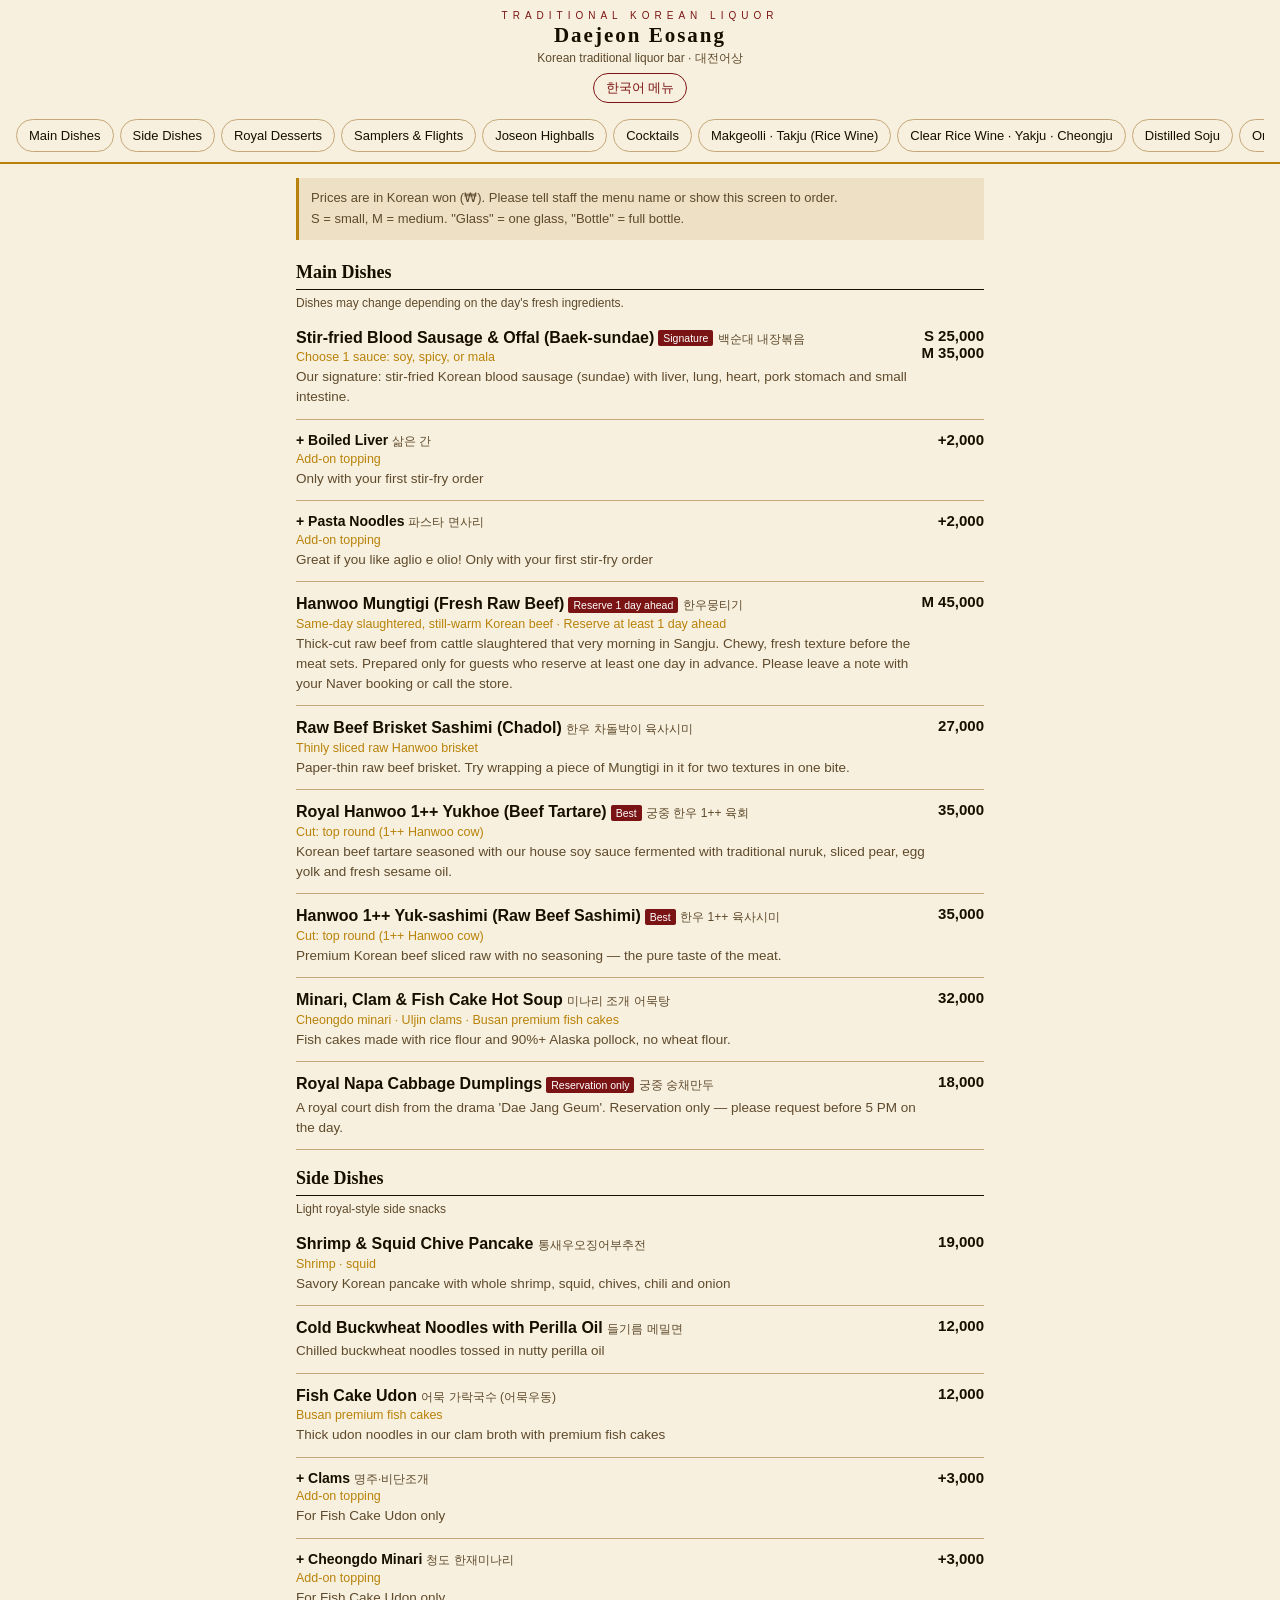
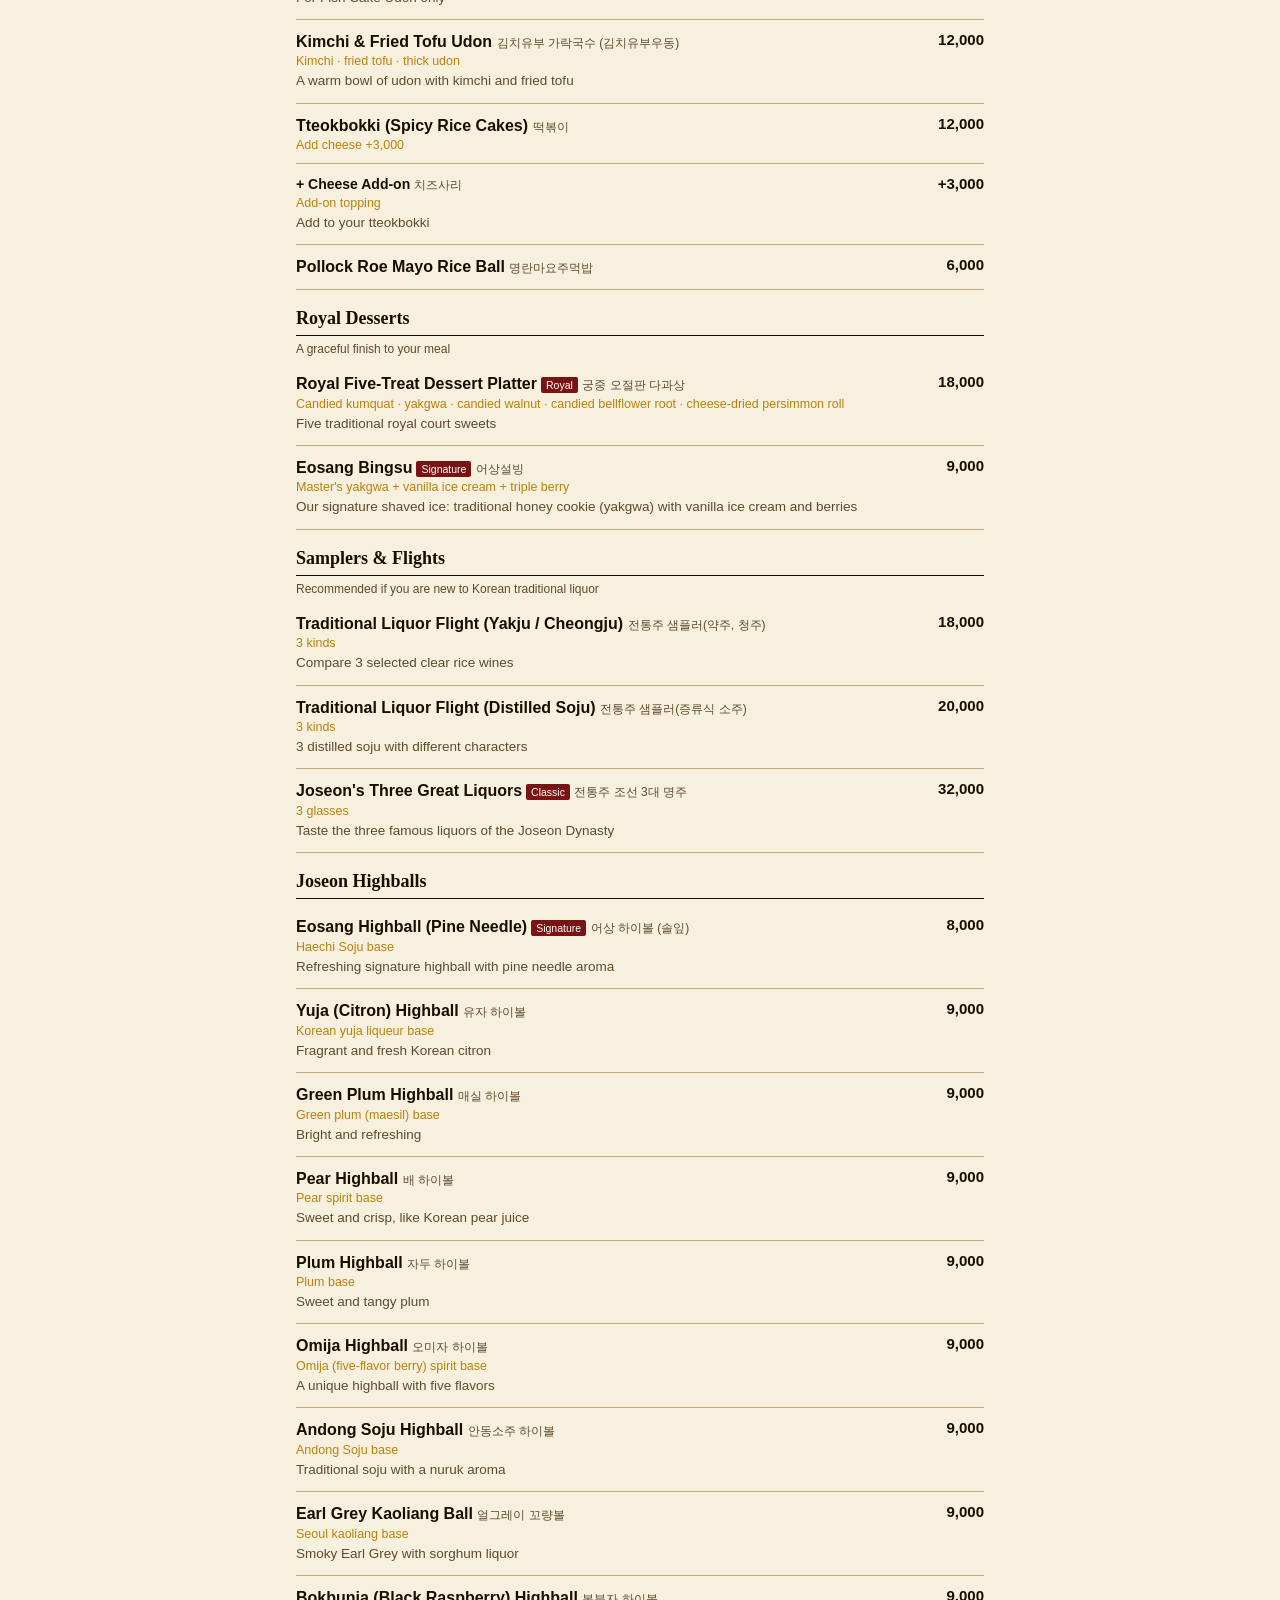
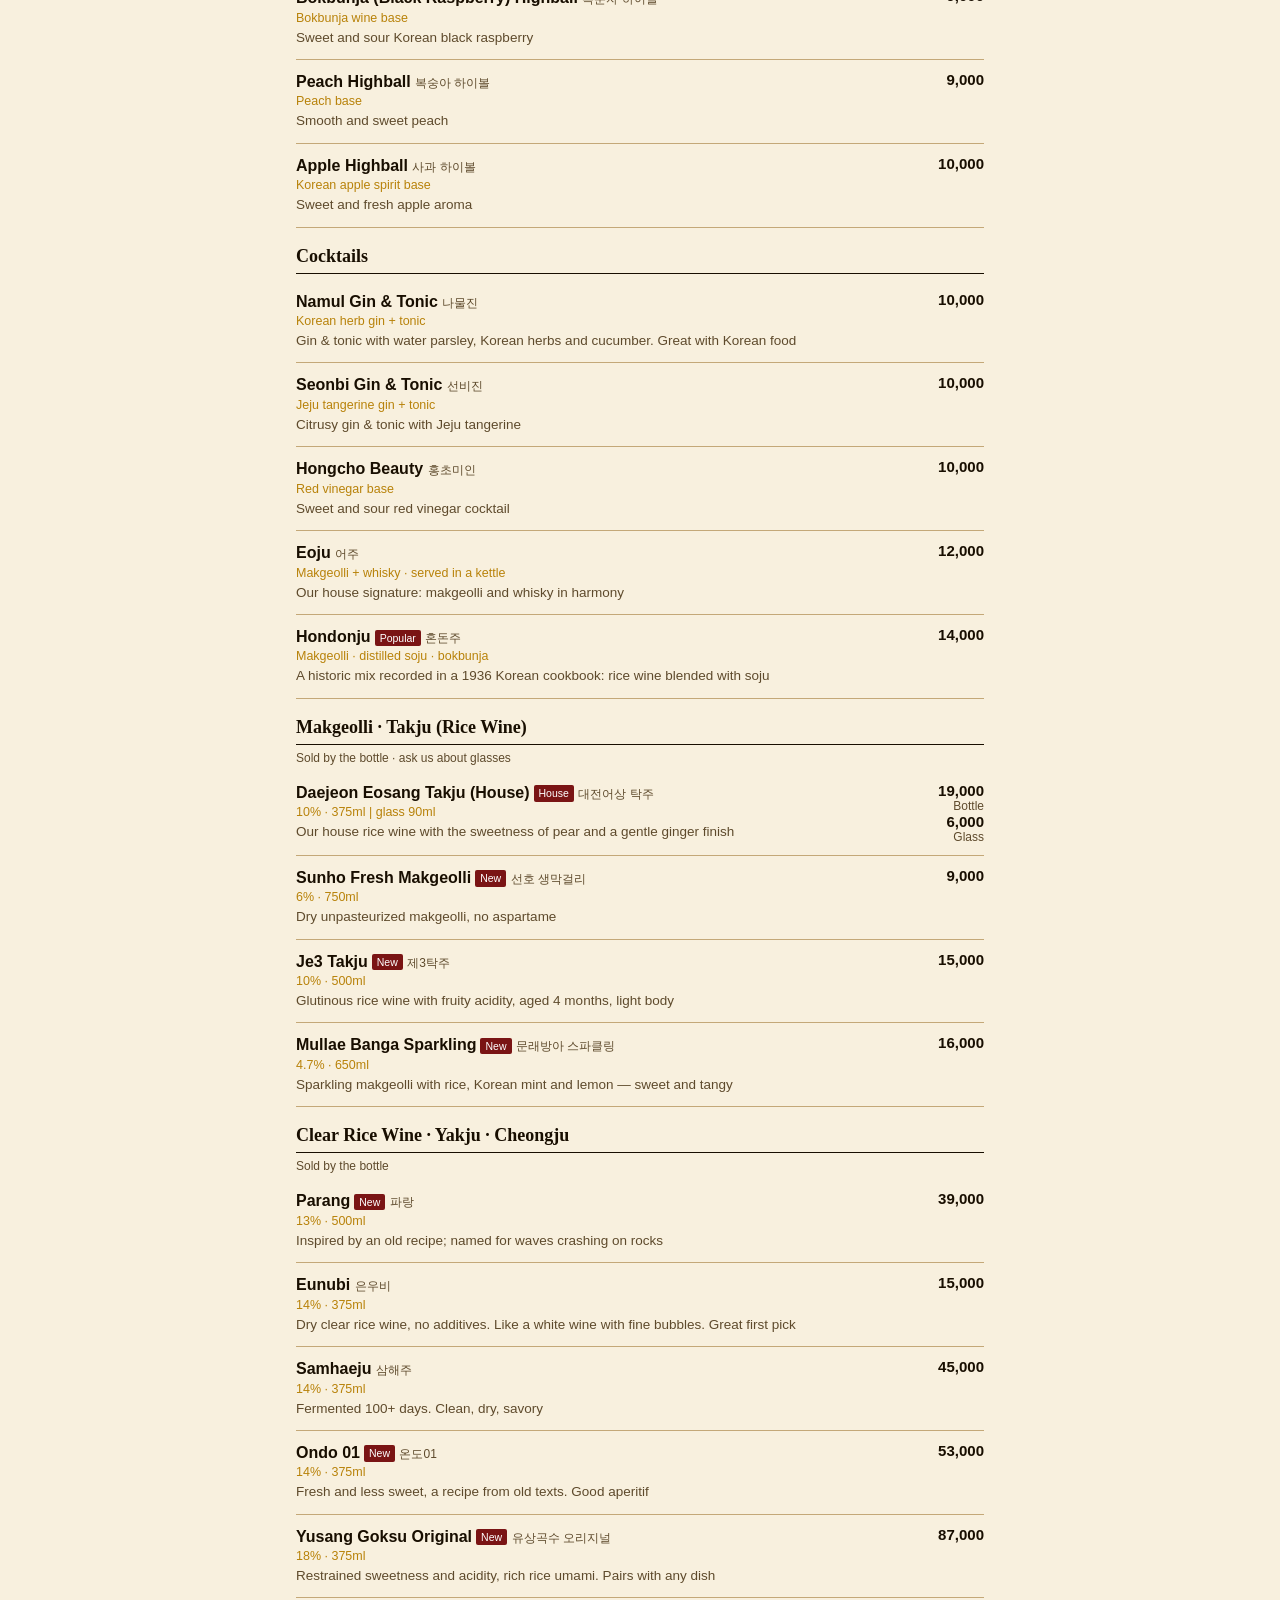
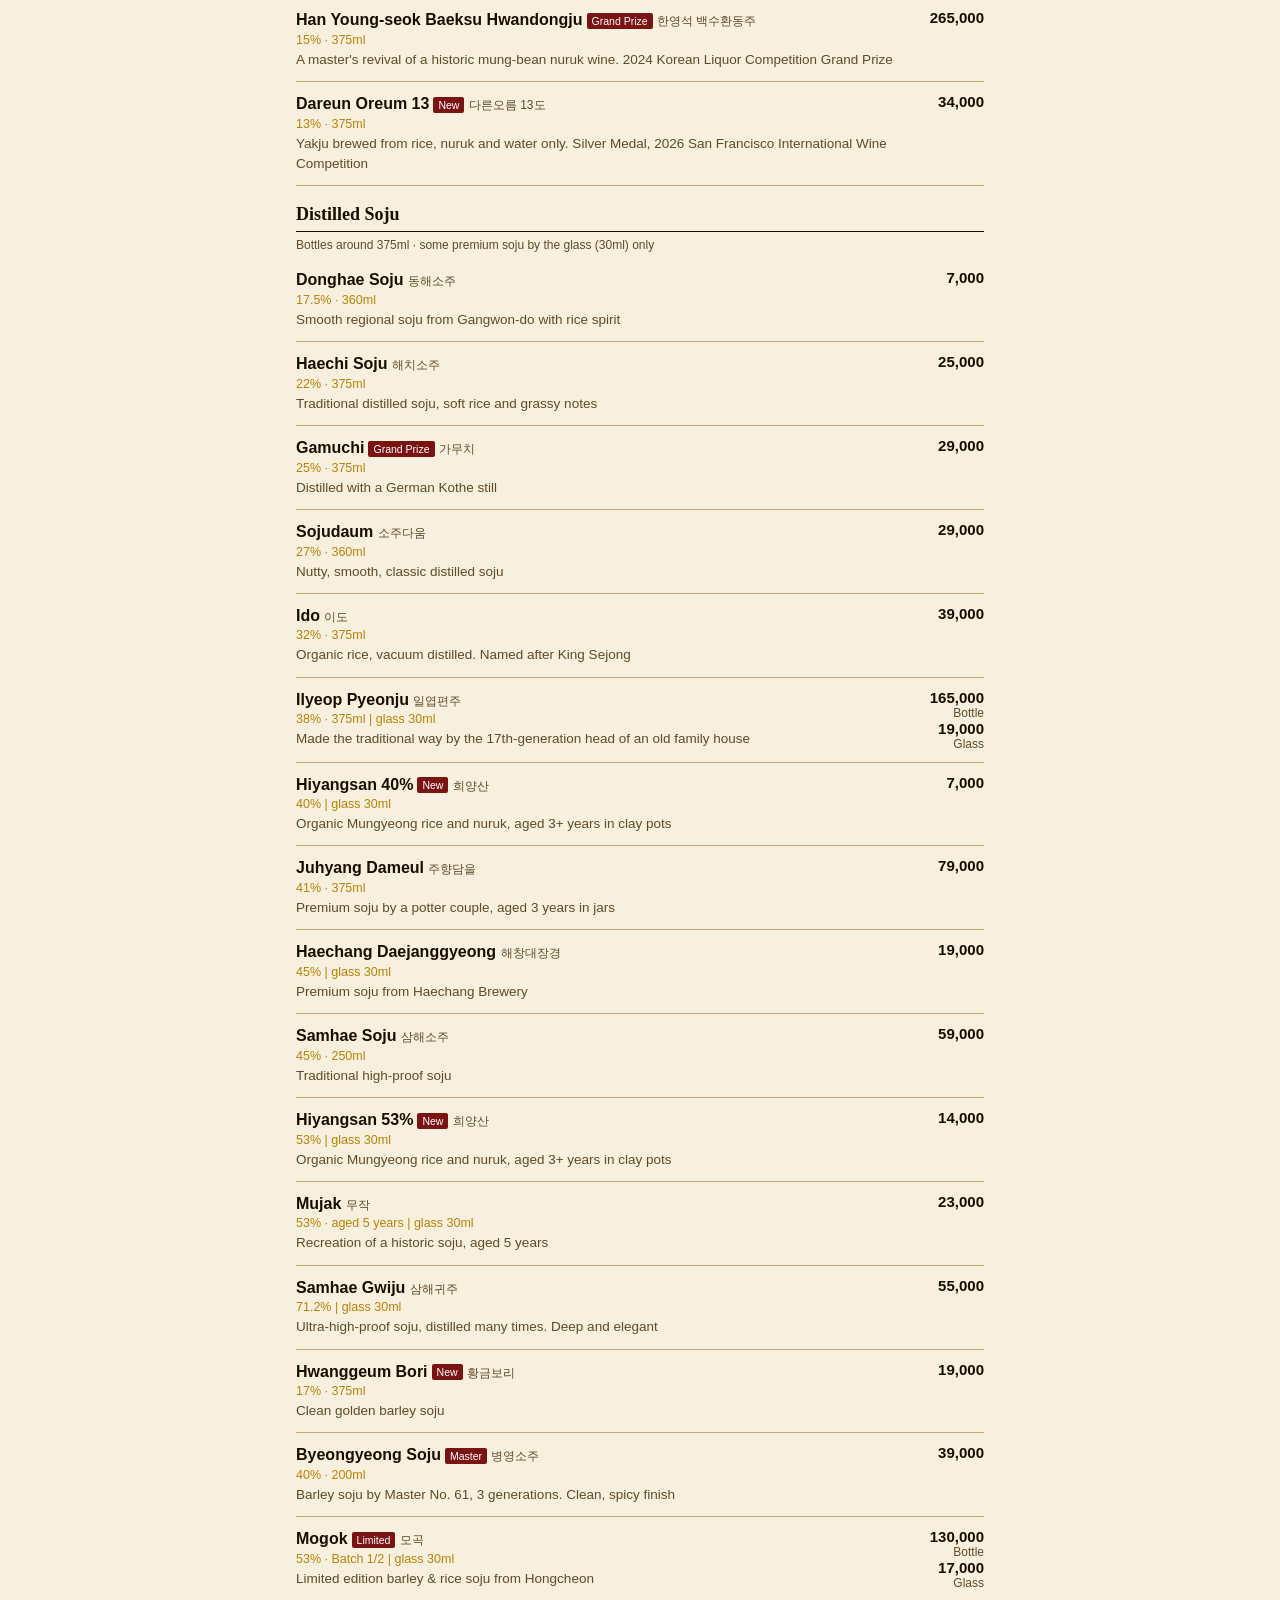
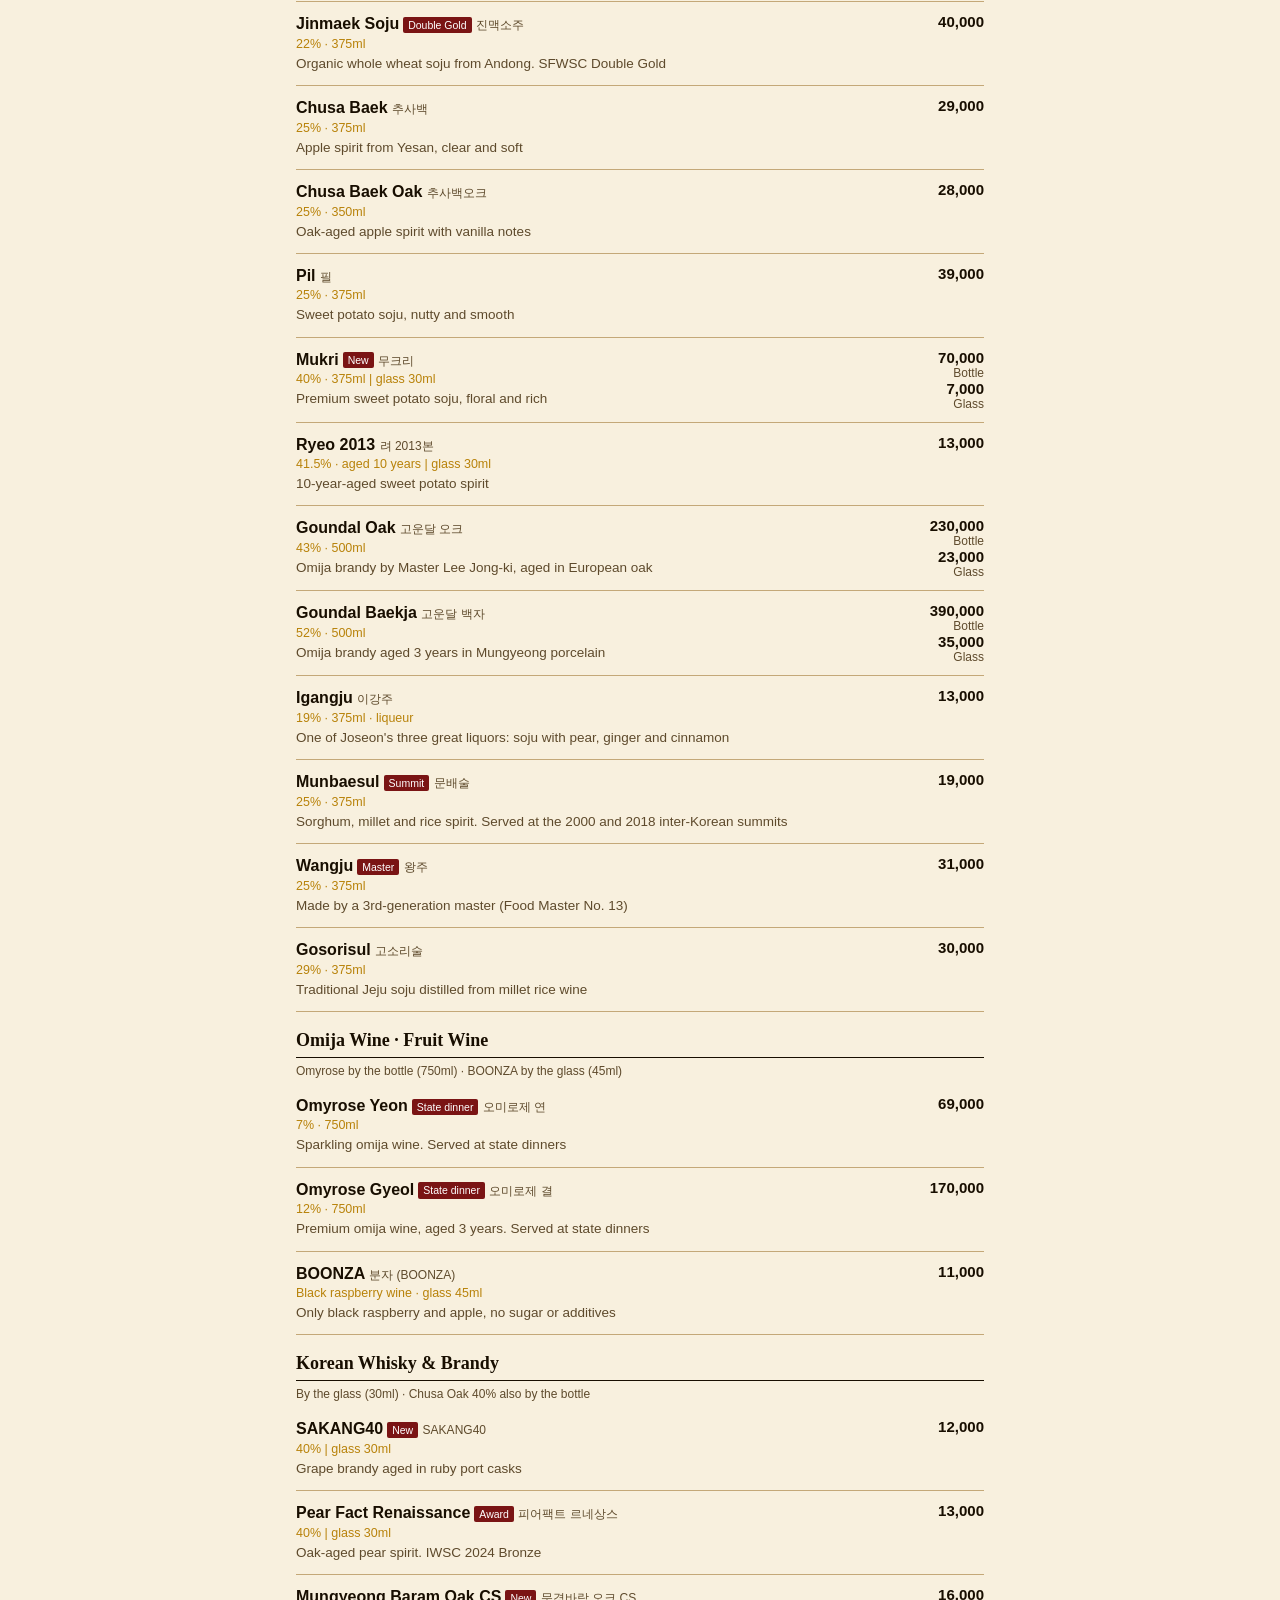
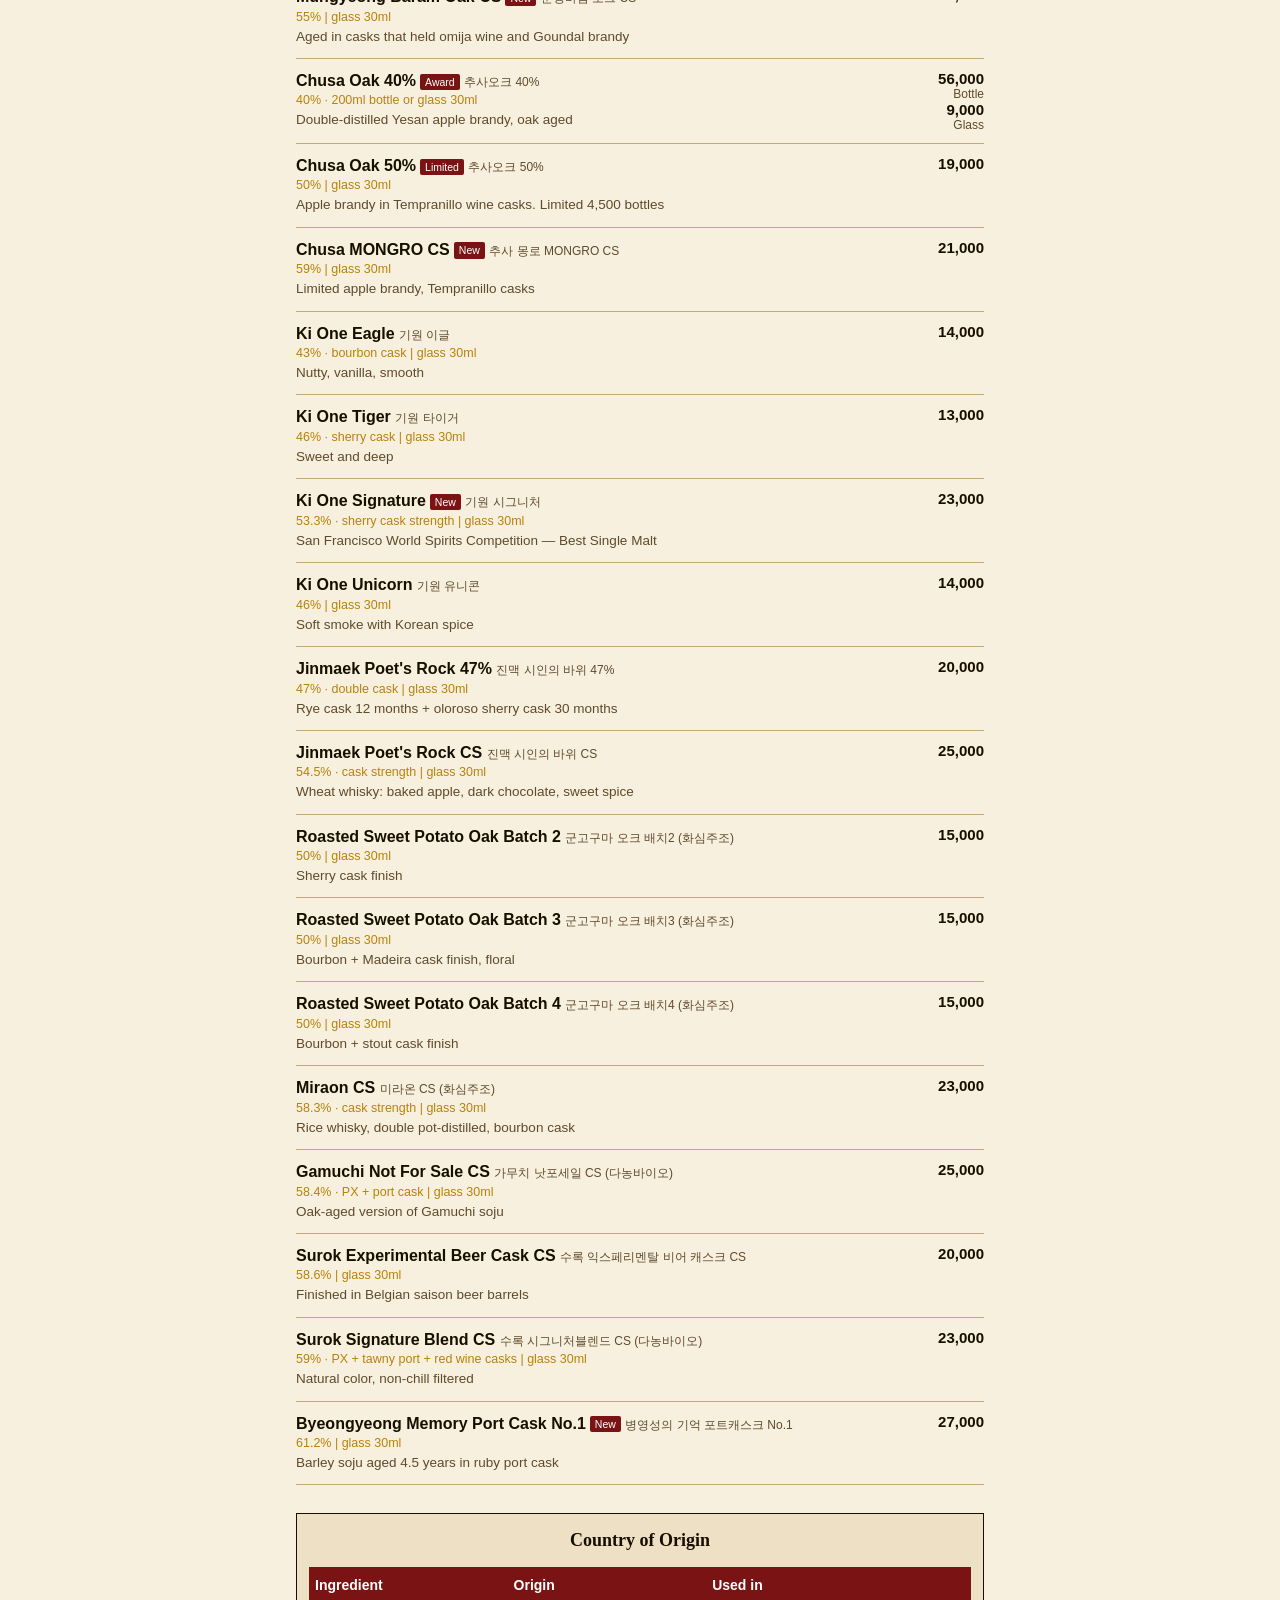
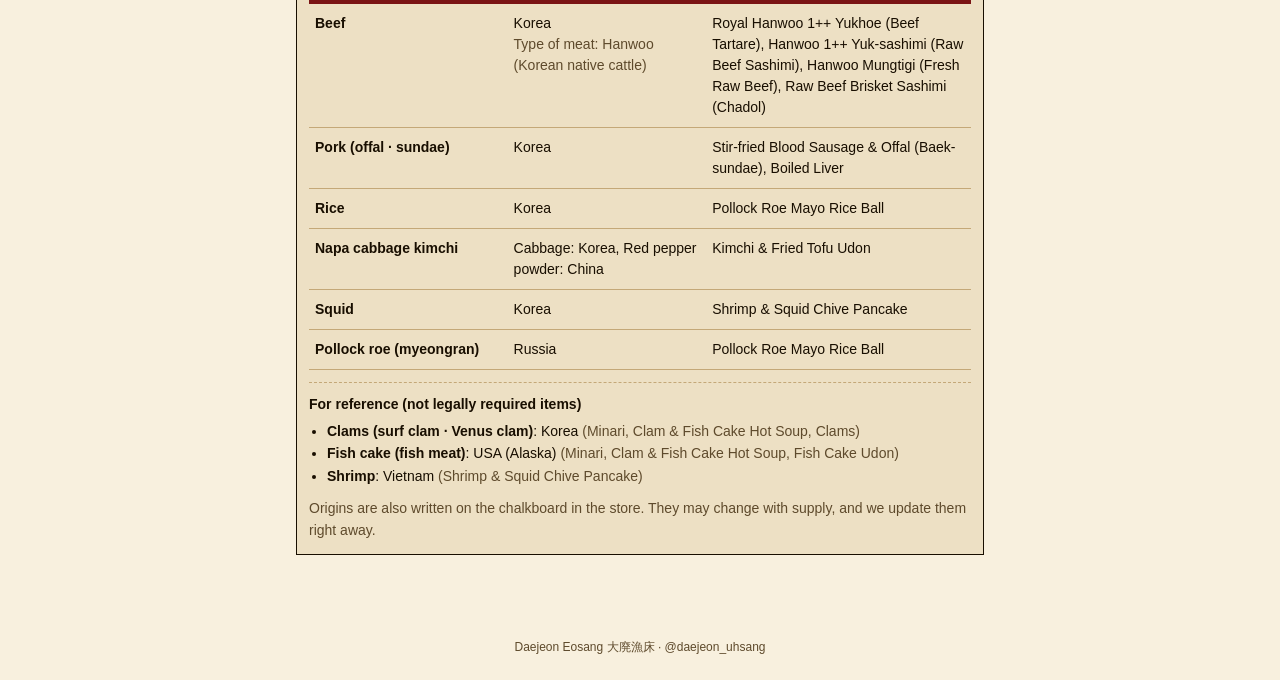
<file: en.html>
<!DOCTYPE html>
<html lang="en">
<head>
<meta charset="UTF-8">
<meta name="viewport" content="width=device-width,initial-scale=1">
<meta name="color-scheme" content="only light">
<meta name="supported-color-schemes" content="light">
<meta name="darkreader-lock">
<title>Daejeon Eosang — English Menu</title>
<style>
:root{color-scheme:only light;--ink:#180e00;--paper:#f8f0de;--paper2:#ede0c4;--crimson:#7a1414;--gold:#b8820a;--muted:#5e4a2c;--div:#c4a878;}
html,body{color-scheme:only light;filter:none!important;}
@media(prefers-color-scheme:dark){:root{--ink:#180e00!important;--paper:#f8f0de!important;--paper2:#ede0c4!important;--crimson:#7a1414!important;--gold:#b8820a!important;--muted:#5e4a2c!important;--div:#c4a878!important;}html,body{background:#f8f0de!important;color:#180e00!important;}}
*{margin:0;padding:0;box-sizing:border-box}
html,body{background:var(--paper);color:var(--ink);font-family:-apple-system,"Segoe UI",Roboto,"Noto Sans KR",sans-serif;overflow-x:clip}
header{position:sticky;top:0;z-index:10;background:var(--paper);border-bottom:2px solid var(--gold);text-align:center;padding:10px 16px 0}
.en{font-size:10px;letter-spacing:5px;color:var(--crimson)}
h1{font-family:Georgia,serif;font-size:21px;letter-spacing:2px;margin:2px 0}
.sub{font-size:12px;color:var(--muted)}
.ko{display:inline-block;margin:6px 0 8px;font-size:13px;color:var(--crimson);text-decoration:none;border:1px solid var(--crimson);border-radius:16px;padding:4px 12px;min-height:30px;line-height:20px}
nav{display:flex;overflow-x:auto;gap:6px;padding:8px 0 10px;scrollbar-width:none}
nav::-webkit-scrollbar{display:none}
nav a{flex-shrink:0;font-size:13px;color:var(--ink);text-decoration:none;border:1px solid var(--div);border-radius:18px;padding:8px 12px}
main{max-width:720px;margin:0 auto;padding:0 16px 60px}
.info{font-size:13px;color:var(--muted);line-height:1.6;background:var(--paper2);padding:10px 12px;margin:14px 0 4px;border-left:3px solid var(--gold)}
section{padding-top:18px;scroll-margin-top:150px}
h2{font-family:Georgia,serif;font-size:18px;border-bottom:1.5px solid var(--ink);padding-bottom:6px;margin-bottom:6px}
.note{font-size:12px;color:var(--muted);margin-bottom:6px}
.item{display:grid;grid-template-columns:1fr auto;gap:10px;padding:11px 0;border-bottom:1px solid var(--div)}
.name{font-weight:700;font-size:16px;line-height:1.35}
.kn{font-size:12px;color:var(--muted);font-weight:400}
.spec{font-size:12.5px;color:var(--gold);margin-top:2px}
.desc{font-size:13.5px;color:var(--muted);line-height:1.5;margin-top:3px}
.price{text-align:right;font-weight:700;font-size:15px;max-width:34vw;overflow-wrap:anywhere}
.price{white-space:pre-line}.price small{display:block;font-weight:400;font-size:12px;color:var(--muted)}
.badge{display:inline-block;font-size:10.5px;background:var(--crimson);color:#fff;padding:1px 5px;border-radius:2px;vertical-align:middle;margin-left:4px;font-weight:500}
.addon .name{font-size:14px;font-weight:600}
footer{text-align:center;font-size:12px;color:var(--muted);padding:24px 16px}
.orig{margin:28px 0 0;padding:16px 12px 12px;border:1.5px solid var(--ink);background:var(--paper2)}
.orig h2{text-align:center;border-bottom:none;margin-bottom:10px}
.orig table{width:100%;border-collapse:collapse;table-layout:fixed;font-size:14px;line-height:1.5}
.orig th{background:var(--crimson);color:#fff;text-align:left;padding:8px 6px;font-size:14px}
.orig td{padding:9px 6px;border-bottom:1px solid var(--div);vertical-align:top;overflow-wrap:anywhere}
.orig td:first-child{font-weight:700}
.orig .ref{margin-top:12px;padding-top:10px;border-top:1px dashed var(--div);font-size:14px;line-height:1.6}
.orig .ref p.ref-h{margin:0 0 4px;font-weight:700;color:var(--ink)}
.orig .ref ul{margin:0;padding-left:18px}
.orig .kind{display:block;color:var(--muted)}
.orig p{font-size:14px;color:var(--muted);line-height:1.6;margin-top:10px}
</style>
</head>
<body>
<header>
  <div class="en">TRADITIONAL KOREAN LIQUOR</div>
  <h1>Daejeon Eosang</h1>
  <div class="sub">Korean traditional liquor bar · 대전어상</div>
  <a class="ko" href="./">한국어 메뉴</a>
  <nav id="nav"></nav>
</header>
<main id="main">
  <div class="info">Prices are in Korean won (₩). Please tell staff the menu name or show this screen to order.<br>S = small, M = medium. "Glass" = one glass, "Bottle" = full bottle.</div>
</main>
<footer>Daejeon Eosang 大廃漁床 · @daejeon_uhsang</footer>
<script>
(function(){
function xe(s){return String(s||"").replace(/&/g,"&amp;").replace(/</g,"&lt;").replace(/>/g,"&gt;");}
function pr(s){return String(s||"").replace(/ \/ /g,"\n").replace(/소 /g,"S ").replace(/중 /g,"M ").replace(/일반 /g,"Regular ").replace(/특 /g,"Special ");}
Promise.all([fetch("menu.json",{cache:"no-store"}).then(function(r){return r.json();}),fetch("menu_en.json",{cache:"no-store"}).then(function(r){return r.json();})]).then(function(a){
  var d=a[0],en=a[1],nav=document.getElementById("nav"),main=document.getElementById("main");
  d.sections.forEach(function(sec){
    if(sec.hidden||!sec.items||!sec.items.length)return;
    var st=(en.sections||{})[sec.id]||[sec.title,sec.note||""];
    var h='<section id="'+xe(sec.id)+'"><h2>'+xe(st[0])+'</h2>'+(st[1]?'<div class="note">'+xe(st[1])+'</div>':'');
    sec.items.forEach(function(it){
      var t=(en.items||{})[it.id],nm=t?t[0]:it.name,sp=t?t[1]:it.spec,ds=t?t[2]:it.desc;
      var bg=it.badgeText?((en.badges||{})[it.badgeText]||""):"";
      var p="";
      if(it.priceBottle&&it.priceGlass)p=xe(pr(it.priceBottle))+'<small>Bottle</small>'+xe(it.priceGlass)+'<small>Glass</small>';
      else if(it.priceBottle)p=xe(pr(it.priceBottle));
      else if(it.priceGlass)p=xe(it.priceGlass);
      var addon=/^↳/.test(it.name);
      h+='<div class="item'+(addon?' addon':'')+'"><div><div class="name">'+xe(nm)+(bg?'<span class="badge">'+xe(bg)+'</span>':'')+' <span class="kn">'+xe(it.name.replace(/^↳\s*/,""))+'</span></div>'+(sp?'<div class="spec">'+xe(sp)+'</div>':'')+(ds?'<div class="desc">'+xe(ds)+'</div>':'')+'</div><div class="price">'+p+'</div></div>';
    });
    main.insertAdjacentHTML("beforeend",h+'</section>');
    var l=document.createElement("a");l.href="#"+sec.id;l.textContent=st[0];nav.appendChild(l);
  });
  var oe=en.origins||{},rows=Array.isArray(d.origins)?d.origins:[];
  if(rows.length){
    var nm={};d.sections.forEach(function(sec){(sec.items||[]).forEach(function(it){var t=(en.items||{})[it.id];nm[it.id]=t?t[0].replace(/^\+\s*/,""):it.name.replace(/^↳\s*/,"");});});
    var tv=function(v){var s=String(v||"");return xe((oe.values||{})[s]||s);};
    var cols=oe.cols||["Ingredient","Origin","Used in"];
    var h='<section class="orig" id="origin"><h2>'+xe(oe.title||"Country of Origin")+'</h2><table><colgroup><col style="width:30%"><col style="width:30%"><col></colgroup><thead><tr><th scope="col">'+xe(cols[0])+'</th><th scope="col">'+xe(cols[1])+'</th><th scope="col">'+xe(cols[2])+'</th></tr></thead><tbody>';
    rows.forEach(function(r){
      var ms=(r.menus||[]).map(function(id){return nm[id]||"";}).filter(Boolean).join(", ");
      h+='<tr><td>'+xe((oe.items||{})[r.item]||r.item)+'</td><td>'+tv(r.origin)+(r.kind!==undefined?'<span class="kind">'+xe(oe.kind||"Type of meat")+': '+tv(r.kind)+'</span>':'')+'</td><td>'+xe(ms)+'</td></tr>';
    });
    h+='</tbody></table>';
    var refs=Array.isArray(d.originsRef)?d.originsRef:[];
    if(refs.length){
      h+='<div class="ref"><p class="ref-h">'+xe(oe.refLabel||"For reference")+'</p><ul>';
      refs.forEach(function(r){var ms=(r.menus||[]).map(function(id){return nm[id]||"";}).filter(Boolean).join(", ");h+='<li><b>'+xe((oe.items||{})[r.item]||r.item)+'</b>: '+tv(r.origin)+(ms?' <span class="kind" style="display:inline">('+xe(ms)+')</span>':'')+'</li>';});
      h+='</ul></div>';
    }
    h+=(oe.note?'<p>'+xe(oe.note)+'</p>':'')+'</section>';
    main.insertAdjacentHTML("beforeend",h);
  }
}).catch(function(){document.getElementById("main").insertAdjacentHTML("beforeend",'<p style="padding:20px">Menu failed to load. Please refresh or ask staff.</p>');});
})();
</script>
</body>
</html>
</file>
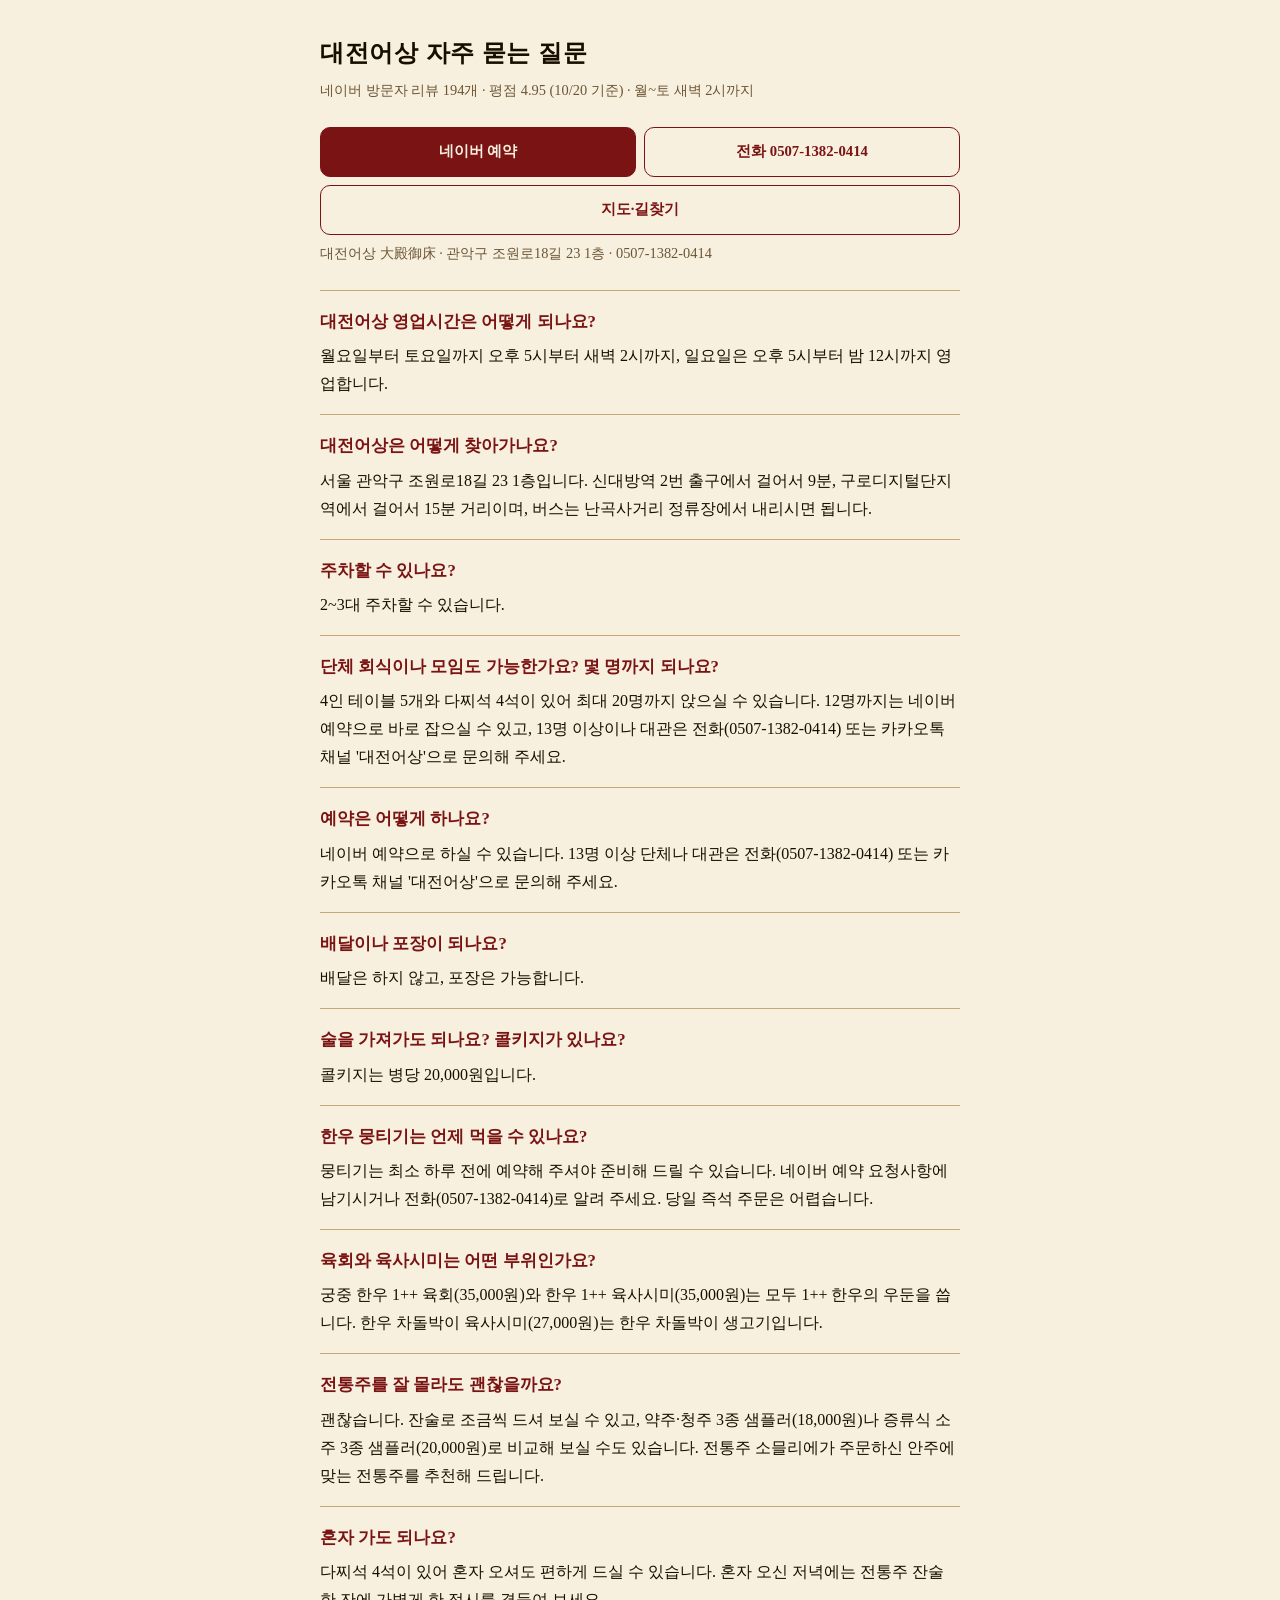
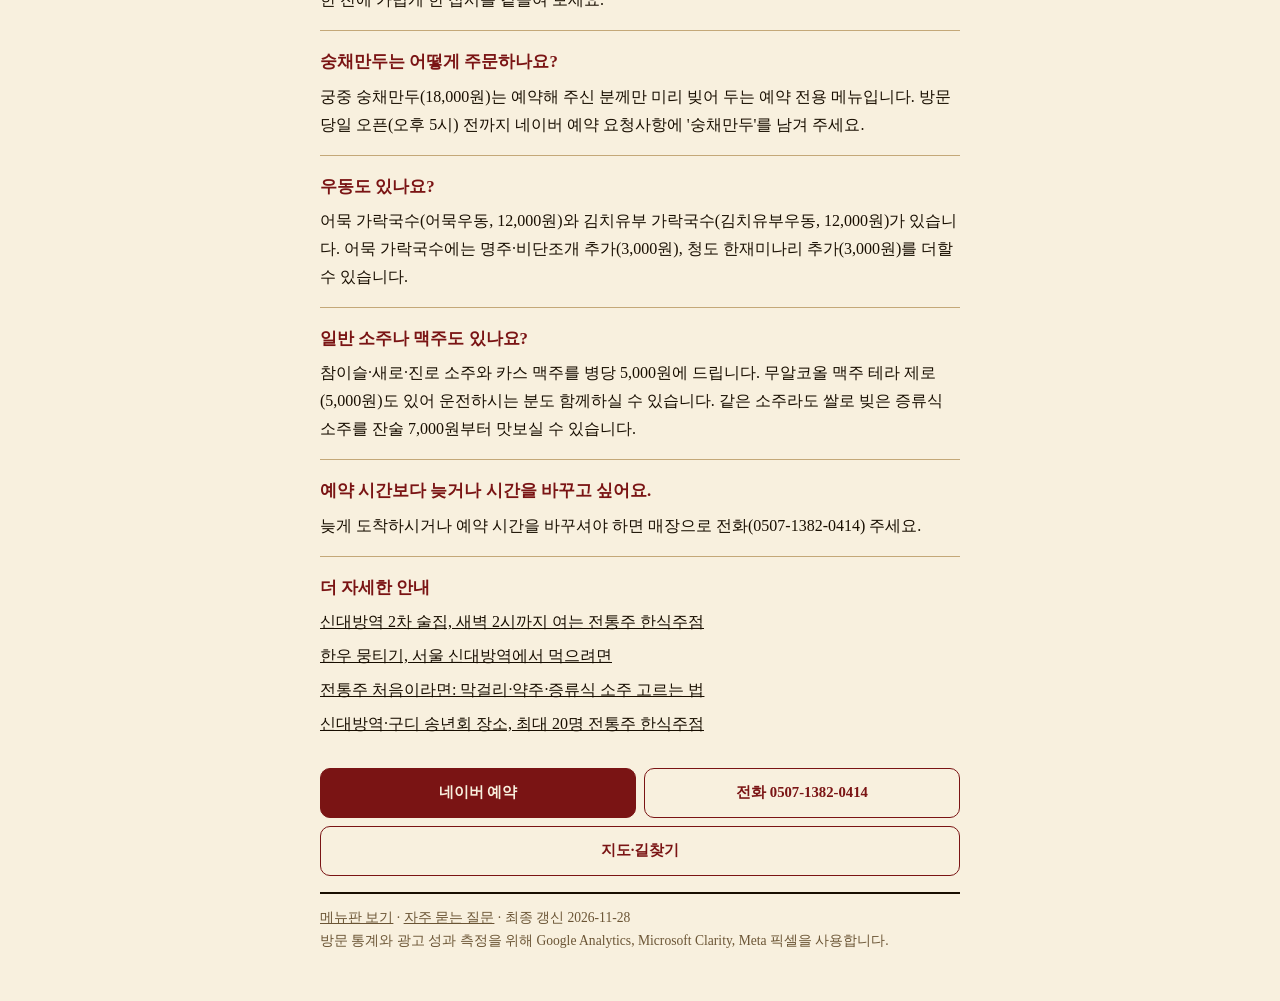
<file: faq.html>
<!DOCTYPE html>
<html lang="ko">
<head>
<meta charset="UTF-8">
<meta name="viewport" content="width=device-width, initial-scale=1.0">
<!-- Google tag (gtag.js) -->
<script async src="https://www.googletagmanager.com/gtag/js?id=G-5HZ7QFKDK9"></script>
<script>
  window.dataLayer = window.dataLayer || [];
  function gtag(){dataLayer.push(arguments);}
  gtag('js', new Date());
  /* 사장님·직원 기기: 주소에 ?staff=1 로 한 번 열면 이후 방문은 내부 트래픽으로 표시(GA 데이터 필터로 제외) */
  window.uhStaff=false;var uhStaff=false;try{if(/[?&]staff=1/.test(location.search))localStorage.setItem('uh_staff','1');if(/[?&]staff=0/.test(location.search))localStorage.removeItem('uh_staff');uhStaff=window.uhStaff=localStorage.getItem('uh_staff')==='1'||location.hostname!=='daejeon-uhsang.github.io';}catch(e){}
  gtag('config', 'G-5HZ7QFKDK9', uhStaff?{traffic_type:'internal'}:{});
</script>
<!-- Meta Pixel (데이터 세트 '대전어상') — 사장님·직원 기기(?staff=1)와 테스트 주소에서는 불러오지 않음 -->
<script>
if(!window.uhStaff){!function(f,b,e,v,n,t,s){if(f.fbq)return;n=f.fbq=function(){n.callMethod?n.callMethod.apply(n,arguments):n.queue.push(arguments)};if(!f._fbq)f._fbq=n;n.push=n;n.loaded=!0;n.version='2.0';n.queue=[];t=b.createElement(e);t.async=!0;t.src=v;s=b.getElementsByTagName(e)[0];s.parentNode.insertBefore(t,s)}(window,document,'script','https://connect.facebook.net/en_US/fbevents.js');
fbq('init','947247381331447');fbq('track','PageView');}
</script>
<!-- Microsoft Clarity -->
<script>
  (function(c,l,a,r,i,t,y){c[a]=c[a]||function(){(c[a].q=c[a].q||[]).push(arguments)};
  t=l.createElement(r);t.async=1;t.src="https://www.clarity.ms/tag/"+i;
  y=l.getElementsByTagName(r)[0];y.parentNode.insertBefore(t,y);})(window,document,"clarity","script","vw42wutjmo");
</script>
<script>
/* 고객 여정 측정: 페이지 종류·유입 경로 태그, 바깥 링크·전화·검색 이벤트 (GA4 + Clarity 공통) */
(function(){
  var ptype='faq';
  function ev(n,p){try{gtag('event',n,p||{});}catch(e){} try{clarity('event',n);}catch(e){} try{if(window.fbq){var u=(p&&p.link_url)||'';if(n==='naver_click'&&/booking/.test(u))fbq('track','Lead');else if(n==='call_click')fbq('track','Contact');else if(n==='search')fbq('track','Search',{search_string:(p&&p.search_term)||''});}}catch(e){}}
  window.uhEv=ev;
  var ref='';try{ref=document.referrer?new URL(document.referrer).hostname:'';}catch(e){}
  var entry=!ref?'direct_or_qr':(ref===location.hostname?'internal':ref.replace(/^www\./,''));
  try{clarity('set','page_type',ptype);clarity('set','entry',entry);if(window.uhStaff)clarity('set','internal','1');}catch(e){}
  document.addEventListener('click',function(e){
    var a=e.target.closest&&e.target.closest('a[href]');if(!a)return;var h=a.getAttribute('href');
    var k=h.indexOf('tel:')===0?'call_click':/naver\.me|booking\.naver|map\.naver/.test(h)?'naver_click':/instagram\.com/.test(h)?'instagram_click':/pf\.kakao|kakao\.com/.test(h)?'kakao_click':/faq\.html/.test(h)?'faq_click':/guide\//.test(h)?'guide_click':(/^https?:/.test(h)&&h.indexOf(location.hostname)<0)?'outbound_click':'';
    if(k)ev(k,{link_url:h,page_type:ptype});
  },true);
})();
</script>
<title>대전어상 자주 묻는 질문 · 신대방역 전통주 한식주점</title>
<meta name="description" content="대전어상 영업시간, 오시는 길, 주차, 단체·대관, 예약, 포장, 콜키지, 뭉티기·육회, 전통주 추천에 대한 답.">
<link rel="canonical" href="https://daejeon-uhsang.github.io/menu/faq.html">
<meta property="og:type" content="website">
<meta property="og:title" content="대전어상 자주 묻는 질문 · 신대방역 전통주 한식주점">
<meta property="og:description" content="대전어상 영업시간, 오시는 길, 주차, 단체·대관, 예약, 포장, 콜키지, 뭉티기·육회, 전통주 추천에 대한 답.">
<meta property="og:url" content="https://daejeon-uhsang.github.io/menu/faq.html">
<meta property="og:locale" content="ko_KR">
<meta property="og:image" content="https://daejeon-uhsang.github.io/menu/art/og.jpg">
<meta property="og:image:width" content="1200">
<meta property="og:image:height" content="630">
<meta name="twitter:card" content="summary_large_image">
<script type="application/ld+json">{"@context":"https://schema.org","@type":"FAQPage","url":"https://daejeon-uhsang.github.io/menu/faq.html","inLanguage":"ko","about":{"@type":"Restaurant","name":"대전어상","url":"https://daejeon-uhsang.github.io/menu/","telephone":"+82-507-1382-0414","address":{"@type":"PostalAddress","streetAddress":"조원로18길 23 1층","addressLocality":"관악구","addressRegion":"서울특별시","postalCode":"08767","addressCountry":"KR"}},"mainEntity":[{"@type":"Question","name":"대전어상 영업시간은 어떻게 되나요?","acceptedAnswer":{"@type":"Answer","text":"월요일부터 토요일까지 오후 5시부터 새벽 2시까지, 일요일은 오후 5시부터 밤 12시까지 영업합니다."}},{"@type":"Question","name":"대전어상은 어떻게 찾아가나요?","acceptedAnswer":{"@type":"Answer","text":"서울 관악구 조원로18길 23 1층입니다. 신대방역 2번 출구에서 걸어서 9분, 구로디지털단지역에서 걸어서 15분 거리이며, 버스는 난곡사거리 정류장에서 내리시면 됩니다."}},{"@type":"Question","name":"주차할 수 있나요?","acceptedAnswer":{"@type":"Answer","text":"2~3대 주차할 수 있습니다."}},{"@type":"Question","name":"단체 회식이나 모임도 가능한가요? 몇 명까지 되나요?","acceptedAnswer":{"@type":"Answer","text":"4인 테이블 5개와 다찌석 4석이 있어 최대 20명까지 앉으실 수 있습니다. 12명까지는 네이버 예약으로 바로 잡으실 수 있고, 13명 이상이나 대관은 전화(0507-1382-0414) 또는 카카오톡 채널 '대전어상'으로 문의해 주세요."}},{"@type":"Question","name":"예약은 어떻게 하나요?","acceptedAnswer":{"@type":"Answer","text":"네이버 예약으로 하실 수 있습니다. 13명 이상 단체나 대관은 전화(0507-1382-0414) 또는 카카오톡 채널 '대전어상'으로 문의해 주세요."}},{"@type":"Question","name":"배달이나 포장이 되나요?","acceptedAnswer":{"@type":"Answer","text":"배달은 하지 않고, 포장은 가능합니다."}},{"@type":"Question","name":"술을 가져가도 되나요? 콜키지가 있나요?","acceptedAnswer":{"@type":"Answer","text":"콜키지는 병당 20,000원입니다."}},{"@type":"Question","name":"한우 뭉티기는 언제 먹을 수 있나요?","acceptedAnswer":{"@type":"Answer","text":"뭉티기는 최소 하루 전에 예약해 주셔야 준비해 드릴 수 있습니다. 네이버 예약 요청사항에 남기시거나 전화(0507-1382-0414)로 알려 주세요. 당일 즉석 주문은 어렵습니다."}},{"@type":"Question","name":"육회와 육사시미는 어떤 부위인가요?","acceptedAnswer":{"@type":"Answer","text":"궁중 한우 1++ 육회(35,000원)와 한우 1++ 육사시미(35,000원)는 모두 1++ 한우의 우둔을 씁니다. 한우 차돌박이 육사시미(27,000원)는 한우 차돌박이 생고기입니다."}},{"@type":"Question","name":"전통주를 잘 몰라도 괜찮을까요?","acceptedAnswer":{"@type":"Answer","text":"괜찮습니다. 잔술로 조금씩 드셔 보실 수 있고, 약주·청주 3종 샘플러(18,000원)나 증류식 소주 3종 샘플러(20,000원)로 비교해 보실 수도 있습니다. 전통주 소믈리에가 주문하신 안주에 맞는 전통주를 추천해 드립니다."}},{"@type":"Question","name":"혼자 가도 되나요?","acceptedAnswer":{"@type":"Answer","text":"다찌석 4석이 있어 혼자 오셔도 편하게 드실 수 있습니다. 혼자 오신 저녁에는 전통주 잔술 한 잔에 가볍게 한 접시를 곁들여 보세요."}},{"@type":"Question","name":"숭채만두는 어떻게 주문하나요?","acceptedAnswer":{"@type":"Answer","text":"궁중 숭채만두(18,000원)는 예약해 주신 분께만 미리 빚어 두는 예약 전용 메뉴입니다. 방문 당일 오픈(오후 5시) 전까지 네이버 예약 요청사항에 '숭채만두'를 남겨 주세요."}},{"@type":"Question","name":"우동도 있나요?","acceptedAnswer":{"@type":"Answer","text":"어묵 가락국수(어묵우동, 12,000원)와 김치유부 가락국수(김치유부우동, 12,000원)가 있습니다. 어묵 가락국수에는 명주·비단조개 추가(3,000원), 청도 한재미나리 추가(3,000원)를 더할 수 있습니다."}},{"@type":"Question","name":"일반 소주나 맥주도 있나요?","acceptedAnswer":{"@type":"Answer","text":"참이슬·새로·진로 소주와 카스 맥주를 병당 5,000원에 드립니다. 무알코올 맥주 테라 제로(5,000원)도 있어 운전하시는 분도 함께하실 수 있습니다. 같은 소주라도 쌀로 빚은 증류식 소주를 잔술 7,000원부터 맛보실 수 있습니다."}},{"@type":"Question","name":"예약 시간보다 늦거나 시간을 바꾸고 싶어요.","acceptedAnswer":{"@type":"Answer","text":"늦게 도착하시거나 예약 시간을 바꾸셔야 하면 매장으로 전화(0507-1382-0414) 주세요."}}]}</script>
<style>
:root{--ink:#180e00;--paper:#f8f0de;--muted:#6b5535;--div:#c4a878;--crimson:#7a1414}
@media (prefers-color-scheme:dark){:root{--ink:#f1e6cf;--paper:#1c150c;--muted:#bba783;--div:#5a4a30;--crimson:#e08a7a}}
body{margin:0;background:var(--paper);color:var(--ink);font:16px/1.75 'Noto Serif KR','Apple SD Gothic Neo',serif}
main{max-width:40rem;margin:0 auto;padding:32px max(16px,env(safe-area-inset-right)) 48px max(16px,env(safe-area-inset-left))}
h1{font-size:1.5rem;margin:0 0 4px;letter-spacing:.03em;text-wrap:balance}
.sub{color:var(--muted);margin:0 0 24px;font-size:.9rem}
.lead{font-size:1.05rem;margin:0 0 8px}
section{border-top:1px solid var(--div);padding:16px 0}
h2{font-size:1.05rem;margin:0 0 6px;color:var(--crimson)}
p{margin:0} section p+p{margin-top:6px}
footer{border-top:2px solid var(--ink);margin-top:16px;padding-top:12px;font-size:.85rem;color:var(--muted)}
.cta{display:flex;flex-wrap:wrap;gap:8px;margin:14px 0 6px}
.cta a{flex:1 1 30%;min-width:96px;text-align:center;text-decoration:none;padding:11px 8px;border:1px solid var(--crimson);border-radius:10px;color:var(--crimson);font-weight:700;font-size:.92rem}
.cta a.main{background:var(--crimson);color:var(--paper)}
a{color:inherit}
</style>
</head>
<body>
<main>
<h1>대전어상 자주 묻는 질문</h1>
<p class="sub">네이버 방문자 리뷰 194개 · 평점 4.95 (10/20 기준) · 월~토 새벽 2시까지</p>
<div class="cta"><a class="main" href="https://m.booking.naver.com/booking/6/bizes/1058283">네이버 예약</a><a href="tel:+82-507-1382-0414">전화 0507-1382-0414</a><a href="https://map.naver.com/p/entry/place/1646646595">지도·길찾기</a></div>
<p class="sub">대전어상 大殿御床 · 관악구 조원로18길 23 1층 · 0507-1382-0414</p>
<section><h2>대전어상 영업시간은 어떻게 되나요?</h2><p>월요일부터 토요일까지 오후 5시부터 새벽 2시까지, 일요일은 오후 5시부터 밤 12시까지 영업합니다.</p></section>
<section><h2>대전어상은 어떻게 찾아가나요?</h2><p>서울 관악구 조원로18길 23 1층입니다. 신대방역 2번 출구에서 걸어서 9분, 구로디지털단지역에서 걸어서 15분 거리이며, 버스는 난곡사거리 정류장에서 내리시면 됩니다.</p></section>
<section><h2>주차할 수 있나요?</h2><p>2~3대 주차할 수 있습니다.</p></section>
<section><h2>단체 회식이나 모임도 가능한가요? 몇 명까지 되나요?</h2><p>4인 테이블 5개와 다찌석 4석이 있어 최대 20명까지 앉으실 수 있습니다. 12명까지는 네이버 예약으로 바로 잡으실 수 있고, 13명 이상이나 대관은 전화(0507-1382-0414) 또는 카카오톡 채널 &#x27;대전어상&#x27;으로 문의해 주세요.</p></section>
<section><h2>예약은 어떻게 하나요?</h2><p>네이버 예약으로 하실 수 있습니다. 13명 이상 단체나 대관은 전화(0507-1382-0414) 또는 카카오톡 채널 &#x27;대전어상&#x27;으로 문의해 주세요.</p></section>
<section><h2>배달이나 포장이 되나요?</h2><p>배달은 하지 않고, 포장은 가능합니다.</p></section>
<section><h2>술을 가져가도 되나요? 콜키지가 있나요?</h2><p>콜키지는 병당 20,000원입니다.</p></section>
<section><h2>한우 뭉티기는 언제 먹을 수 있나요?</h2><p>뭉티기는 최소 하루 전에 예약해 주셔야 준비해 드릴 수 있습니다. 네이버 예약 요청사항에 남기시거나 전화(0507-1382-0414)로 알려 주세요. 당일 즉석 주문은 어렵습니다.</p></section>
<section><h2>육회와 육사시미는 어떤 부위인가요?</h2><p>궁중 한우 1++ 육회(35,000원)와 한우 1++ 육사시미(35,000원)는 모두 1++ 한우의 우둔을 씁니다. 한우 차돌박이 육사시미(27,000원)는 한우 차돌박이 생고기입니다.</p></section>
<section><h2>전통주를 잘 몰라도 괜찮을까요?</h2><p>괜찮습니다. 잔술로 조금씩 드셔 보실 수 있고, 약주·청주 3종 샘플러(18,000원)나 증류식 소주 3종 샘플러(20,000원)로 비교해 보실 수도 있습니다. 전통주 소믈리에가 주문하신 안주에 맞는 전통주를 추천해 드립니다.</p></section>
<section><h2>혼자 가도 되나요?</h2><p>다찌석 4석이 있어 혼자 오셔도 편하게 드실 수 있습니다. 혼자 오신 저녁에는 전통주 잔술 한 잔에 가볍게 한 접시를 곁들여 보세요.</p></section>
<section><h2>숭채만두는 어떻게 주문하나요?</h2><p>궁중 숭채만두(18,000원)는 예약해 주신 분께만 미리 빚어 두는 예약 전용 메뉴입니다. 방문 당일 오픈(오후 5시) 전까지 네이버 예약 요청사항에 &#x27;숭채만두&#x27;를 남겨 주세요.</p></section>
<section><h2>우동도 있나요?</h2><p>어묵 가락국수(어묵우동, 12,000원)와 김치유부 가락국수(김치유부우동, 12,000원)가 있습니다. 어묵 가락국수에는 명주·비단조개 추가(3,000원), 청도 한재미나리 추가(3,000원)를 더할 수 있습니다.</p></section>
<section><h2>일반 소주나 맥주도 있나요?</h2><p>참이슬·새로·진로 소주와 카스 맥주를 병당 5,000원에 드립니다. 무알코올 맥주 테라 제로(5,000원)도 있어 운전하시는 분도 함께하실 수 있습니다. 같은 소주라도 쌀로 빚은 증류식 소주를 잔술 7,000원부터 맛보실 수 있습니다.</p></section>
<section><h2>예약 시간보다 늦거나 시간을 바꾸고 싶어요.</h2><p>늦게 도착하시거나 예약 시간을 바꾸셔야 하면 매장으로 전화(0507-1382-0414) 주세요.</p></section>
<section><h2>더 자세한 안내</h2><p><a href="guide/sindaebang-2cha.html">신대방역 2차 술집, 새벽 2시까지 여는 전통주 한식주점</a></p><p><a href="guide/hanwoo-mungtigi.html">한우 뭉티기, 서울 신대방역에서 먹으려면</a></p><p><a href="guide/jeontongju-beginner.html">전통주 처음이라면: 막걸리·약주·증류식 소주 고르는 법</a></p><p><a href="guide/year-end-party.html">신대방역·구디 송년회 장소, 최대 20명 전통주 한식주점</a></p></section>
<div class="cta"><a class="main" href="https://m.booking.naver.com/booking/6/bizes/1058283">네이버 예약</a><a href="tel:+82-507-1382-0414">전화 0507-1382-0414</a><a href="https://map.naver.com/p/entry/place/1646646595">지도·길찾기</a></div>
<footer><a href="./">메뉴판 보기</a> · <a href="./faq.html">자주 묻는 질문</a> · 최종 갱신 2026-11-28<br>방문 통계와 광고 성과 측정을 위해 Google Analytics, Microsoft Clarity, Meta 픽셀을 사용합니다.</footer>
</main>
</body>
</html>
</file>
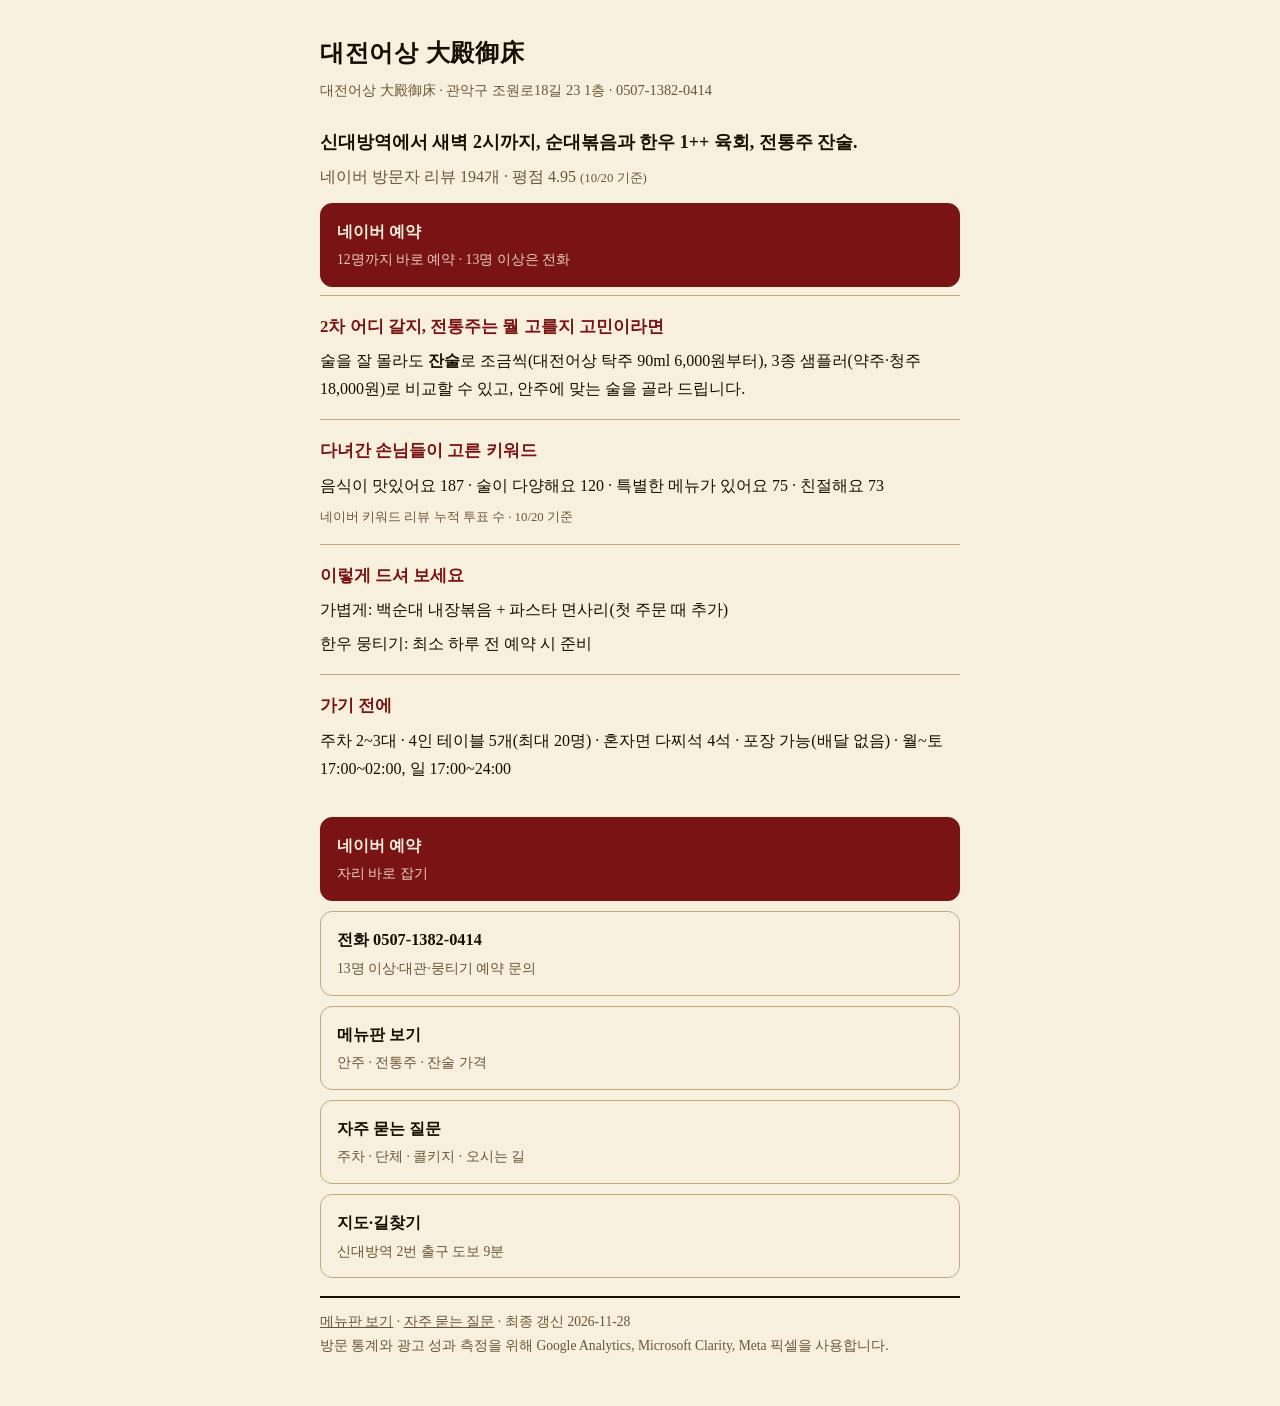
<file: links.html>
<!DOCTYPE html>
<html lang="ko">
<head>
<meta charset="UTF-8">
<meta name="viewport" content="width=device-width, initial-scale=1.0">
<!-- Google tag (gtag.js) -->
<script async src="https://www.googletagmanager.com/gtag/js?id=G-5HZ7QFKDK9"></script>
<script>
  window.dataLayer = window.dataLayer || [];
  function gtag(){dataLayer.push(arguments);}
  gtag('js', new Date());
  /* 사장님·직원 기기: 주소에 ?staff=1 로 한 번 열면 이후 방문은 내부 트래픽으로 표시(GA 데이터 필터로 제외) */
  window.uhStaff=false;var uhStaff=false;try{if(/[?&]staff=1/.test(location.search))localStorage.setItem('uh_staff','1');if(/[?&]staff=0/.test(location.search))localStorage.removeItem('uh_staff');uhStaff=window.uhStaff=localStorage.getItem('uh_staff')==='1'||location.hostname!=='daejeon-uhsang.github.io';}catch(e){}
  gtag('config', 'G-5HZ7QFKDK9', uhStaff?{traffic_type:'internal'}:{});
</script>
<!-- Meta Pixel (데이터 세트 '대전어상') — 사장님·직원 기기(?staff=1)와 테스트 주소에서는 불러오지 않음 -->
<script>
if(!window.uhStaff){!function(f,b,e,v,n,t,s){if(f.fbq)return;n=f.fbq=function(){n.callMethod?n.callMethod.apply(n,arguments):n.queue.push(arguments)};if(!f._fbq)f._fbq=n;n.push=n;n.loaded=!0;n.version='2.0';n.queue=[];t=b.createElement(e);t.async=!0;t.src=v;s=b.getElementsByTagName(e)[0];s.parentNode.insertBefore(t,s)}(window,document,'script','https://connect.facebook.net/en_US/fbevents.js');
fbq('init','947247381331447');fbq('track','PageView');}
</script>
<!-- Microsoft Clarity -->
<script>
  (function(c,l,a,r,i,t,y){c[a]=c[a]||function(){(c[a].q=c[a].q||[]).push(arguments)};
  t=l.createElement(r);t.async=1;t.src="https://www.clarity.ms/tag/"+i;
  y=l.getElementsByTagName(r)[0];y.parentNode.insertBefore(t,y);})(window,document,"clarity","script","vw42wutjmo");
</script>
<script>
/* 고객 여정 측정: 페이지 종류·유입 경로 태그, 바깥 링크·전화·검색 이벤트 (GA4 + Clarity 공통) */
(function(){
  var ptype='links';
  function ev(n,p){try{gtag('event',n,p||{});}catch(e){} try{clarity('event',n);}catch(e){} try{if(window.fbq){var u=(p&&p.link_url)||'';if(n==='naver_click'&&/booking/.test(u))fbq('track','Lead');else if(n==='call_click')fbq('track','Contact');else if(n==='search')fbq('track','Search',{search_string:(p&&p.search_term)||''});}}catch(e){}}
  window.uhEv=ev;
  var ref='';try{ref=document.referrer?new URL(document.referrer).hostname:'';}catch(e){}
  var entry=!ref?'direct_or_qr':(ref===location.hostname?'internal':ref.replace(/^www\./,''));
  try{clarity('set','page_type',ptype);clarity('set','entry',entry);if(window.uhStaff)clarity('set','internal','1');}catch(e){}
  document.addEventListener('click',function(e){
    var a=e.target.closest&&e.target.closest('a[href]');if(!a)return;var h=a.getAttribute('href');
    var k=h.indexOf('tel:')===0?'call_click':/naver\.me|booking\.naver|map\.naver/.test(h)?'naver_click':/instagram\.com/.test(h)?'instagram_click':/pf\.kakao|kakao\.com/.test(h)?'kakao_click':/faq\.html/.test(h)?'faq_click':/guide\//.test(h)?'guide_click':(/^https?:/.test(h)&&h.indexOf(location.hostname)<0)?'outbound_click':'';
    if(k)ev(k,{link_url:h,page_type:ptype});
  },true);
})();
</script>
<title>대전어상 링크</title>
<meta name="description" content="대전어상 예약·메뉴판·오시는 길">
<meta name="robots" content="noindex">
<link rel="canonical" href="https://daejeon-uhsang.github.io/menu/links.html">
<meta property="og:type" content="website">
<meta property="og:title" content="대전어상 링크">
<meta property="og:description" content="대전어상 예약·메뉴판·오시는 길">
<meta property="og:url" content="https://daejeon-uhsang.github.io/menu/links.html">
<meta property="og:locale" content="ko_KR">
<meta property="og:image" content="https://daejeon-uhsang.github.io/menu/art/og.jpg">
<meta property="og:image:width" content="1200">
<meta property="og:image:height" content="630">
<meta name="twitter:card" content="summary_large_image">
<script type="application/ld+json">{"@context":"https://schema.org","@type":"WebPage","url":"https://daejeon-uhsang.github.io/menu/links.html","inLanguage":"ko","about":{"@type":"Restaurant","name":"대전어상","url":"https://daejeon-uhsang.github.io/menu/","telephone":"+82-507-1382-0414","address":{"@type":"PostalAddress","streetAddress":"조원로18길 23 1층","addressLocality":"관악구","addressRegion":"서울특별시","postalCode":"08767","addressCountry":"KR"}}}</script>
<style>
:root{--ink:#180e00;--paper:#f8f0de;--muted:#6b5535;--div:#c4a878;--crimson:#7a1414}
@media (prefers-color-scheme:dark){:root{--ink:#f1e6cf;--paper:#1c150c;--muted:#bba783;--div:#5a4a30;--crimson:#e08a7a}}
body{margin:0;background:var(--paper);color:var(--ink);font:16px/1.75 'Noto Serif KR','Apple SD Gothic Neo',serif}
main{max-width:40rem;margin:0 auto;padding:32px max(16px,env(safe-area-inset-right)) 48px max(16px,env(safe-area-inset-left))}
h1{font-size:1.5rem;margin:0 0 4px;letter-spacing:.03em;text-wrap:balance}
.sub{color:var(--muted);margin:0 0 24px;font-size:.9rem}
.lead{font-size:1.05rem;margin:0 0 8px}
section{border-top:1px solid var(--div);padding:16px 0}
h2{font-size:1.05rem;margin:0 0 6px;color:var(--crimson)}
p{margin:0} section p+p{margin-top:6px}
footer{border-top:2px solid var(--ink);margin-top:16px;padding-top:12px;font-size:.85rem;color:var(--muted)}
.cta{display:flex;flex-wrap:wrap;gap:8px;margin:14px 0 6px}
.cta a{flex:1 1 30%;min-width:96px;text-align:center;text-decoration:none;padding:11px 8px;border:1px solid var(--crimson);border-radius:10px;color:var(--crimson);font-weight:700;font-size:.92rem}
.cta a.main{background:var(--crimson);color:var(--paper)}
a{color:inherit}
</style>
</head>
<body>
<main>
<h1>대전어상 大殿御床</h1>

<p class="sub">대전어상 大殿御床 · 관악구 조원로18길 23 1층 · 0507-1382-0414</p>
<p class="hero">신대방역에서 새벽 2시까지, 순대볶음과 한우 1++ 육회, 전통주 잔술.</p>
<p class="trust">네이버 방문자 리뷰 194개 · 평점 4.95 <small>(10/20 기준)</small></p>
<a class="lk main" href="https://m.booking.naver.com/booking/6/bizes/1058283"><b>네이버 예약</b><span>12명까지 바로 예약 · 13명 이상은 전화</span></a>
<section><h2>2차 어디 갈지, 전통주는 뭘 고를지 고민이라면</h2>
<p>술을 잘 몰라도 <b>잔술</b>로 조금씩(대전어상 탁주 90ml 6,000원부터), 3종 샘플러(약주·청주 18,000원)로 비교할 수 있고, 안주에 맞는 술을 골라 드립니다.</p></section>
<section><h2>다녀간 손님들이 고른 키워드</h2><p>음식이 맛있어요 187 · 술이 다양해요 120 · 특별한 메뉴가 있어요 75 · 친절해요 73</p><p class="small">네이버 키워드 리뷰 누적 투표 수 · 10/20 기준</p></section>
<section><h2>이렇게 드셔 보세요</h2>
<p>가볍게: 백순대 내장볶음 + 파스타 면사리(첫 주문 때 추가)</p>
<p>한우 뭉티기: 최소 하루 전 예약 시 준비</p></section>
<section><h2>가기 전에</h2>
<p>주차 2~3대 · 4인 테이블 5개(최대 20명) · 혼자면 다찌석 4석 · 포장 가능(배달 없음) · 월~토 17:00~02:00, 일 17:00~24:00</p></section>
<div class="links"><a class="lk main" href="https://m.booking.naver.com/booking/6/bizes/1058283"><b>네이버 예약</b><span>자리 바로 잡기</span></a><a class="lk " href="tel:+82-507-1382-0414"><b>전화 0507-1382-0414</b><span>13명 이상·대관·뭉티기 예약 문의</span></a><a class="lk " href="./"><b>메뉴판 보기</b><span>안주 · 전통주 · 잔술 가격</span></a><a class="lk " href="faq.html"><b>자주 묻는 질문</b><span>주차 · 단체 · 콜키지 · 오시는 길</span></a><a class="lk " href="https://map.naver.com/p/entry/place/1646646595"><b>지도·길찾기</b><span>신대방역 2번 출구 도보 9분</span></a></div><style>.hero{font-size:1.12rem;font-weight:700;margin:6px 0 4px}.trust{color:var(--muted);margin:0 0 12px}.trust small{font-size:.8rem}.small{font-size:.8rem;color:var(--muted)}.links{display:grid;gap:10px;margin:18px 0}.lk{display:grid;gap:2px;text-decoration:none;padding:14px 16px;border:1px solid var(--div);border-radius:12px;color:var(--ink);margin:8px 0}.links .lk{margin:0}.lk b{font-size:1.02rem}.lk span{font-size:.85rem;color:var(--muted)}.lk.main{background:var(--crimson);border-color:var(--crimson);color:var(--paper)}.lk.main span{color:var(--paper);opacity:.85}</style>

<footer><a href="./">메뉴판 보기</a> · <a href="./faq.html">자주 묻는 질문</a> · 최종 갱신 2026-11-28<br>방문 통계와 광고 성과 측정을 위해 Google Analytics, Microsoft Clarity, Meta 픽셀을 사용합니다.</footer>
</main>
</body>
</html>
</file>
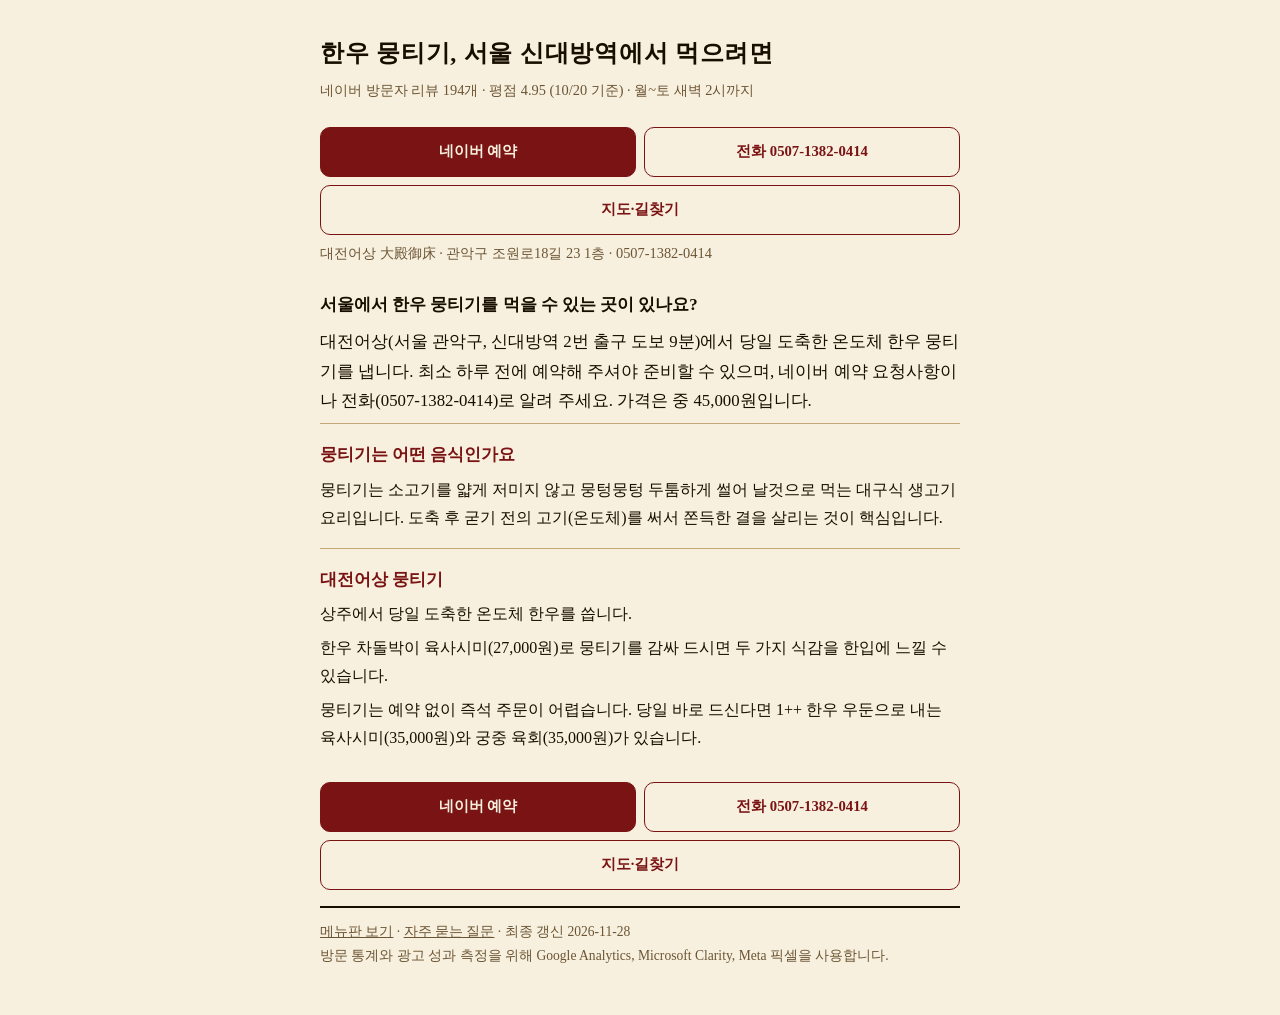
<file: guide/hanwoo-mungtigi.html>
<!DOCTYPE html>
<html lang="ko">
<head>
<meta charset="UTF-8">
<meta name="viewport" content="width=device-width, initial-scale=1.0">
<!-- Google tag (gtag.js) -->
<script async src="https://www.googletagmanager.com/gtag/js?id=G-5HZ7QFKDK9"></script>
<script>
  window.dataLayer = window.dataLayer || [];
  function gtag(){dataLayer.push(arguments);}
  gtag('js', new Date());
  /* 사장님·직원 기기: 주소에 ?staff=1 로 한 번 열면 이후 방문은 내부 트래픽으로 표시(GA 데이터 필터로 제외) */
  window.uhStaff=false;var uhStaff=false;try{if(/[?&]staff=1/.test(location.search))localStorage.setItem('uh_staff','1');if(/[?&]staff=0/.test(location.search))localStorage.removeItem('uh_staff');uhStaff=window.uhStaff=localStorage.getItem('uh_staff')==='1'||location.hostname!=='daejeon-uhsang.github.io';}catch(e){}
  gtag('config', 'G-5HZ7QFKDK9', uhStaff?{traffic_type:'internal'}:{});
</script>
<!-- Meta Pixel (데이터 세트 '대전어상') — 사장님·직원 기기(?staff=1)와 테스트 주소에서는 불러오지 않음 -->
<script>
if(!window.uhStaff){!function(f,b,e,v,n,t,s){if(f.fbq)return;n=f.fbq=function(){n.callMethod?n.callMethod.apply(n,arguments):n.queue.push(arguments)};if(!f._fbq)f._fbq=n;n.push=n;n.loaded=!0;n.version='2.0';n.queue=[];t=b.createElement(e);t.async=!0;t.src=v;s=b.getElementsByTagName(e)[0];s.parentNode.insertBefore(t,s)}(window,document,'script','https://connect.facebook.net/en_US/fbevents.js');
fbq('init','947247381331447');fbq('track','PageView');}
</script>
<!-- Microsoft Clarity -->
<script>
  (function(c,l,a,r,i,t,y){c[a]=c[a]||function(){(c[a].q=c[a].q||[]).push(arguments)};
  t=l.createElement(r);t.async=1;t.src="https://www.clarity.ms/tag/"+i;
  y=l.getElementsByTagName(r)[0];y.parentNode.insertBefore(t,y);})(window,document,"clarity","script","vw42wutjmo");
</script>
<script>
/* 고객 여정 측정: 페이지 종류·유입 경로 태그, 바깥 링크·전화·검색 이벤트 (GA4 + Clarity 공통) */
(function(){
  var ptype='guide';
  function ev(n,p){try{gtag('event',n,p||{});}catch(e){} try{clarity('event',n);}catch(e){} try{if(window.fbq){var u=(p&&p.link_url)||'';if(n==='naver_click'&&/booking/.test(u))fbq('track','Lead');else if(n==='call_click')fbq('track','Contact');else if(n==='search')fbq('track','Search',{search_string:(p&&p.search_term)||''});}}catch(e){}}
  window.uhEv=ev;
  var ref='';try{ref=document.referrer?new URL(document.referrer).hostname:'';}catch(e){}
  var entry=!ref?'direct_or_qr':(ref===location.hostname?'internal':ref.replace(/^www\./,''));
  try{clarity('set','page_type',ptype);clarity('set','entry',entry);if(window.uhStaff)clarity('set','internal','1');}catch(e){}
  document.addEventListener('click',function(e){
    var a=e.target.closest&&e.target.closest('a[href]');if(!a)return;var h=a.getAttribute('href');
    var k=h.indexOf('tel:')===0?'call_click':/naver\.me|booking\.naver|map\.naver/.test(h)?'naver_click':/instagram\.com/.test(h)?'instagram_click':/pf\.kakao|kakao\.com/.test(h)?'kakao_click':/faq\.html/.test(h)?'faq_click':/guide\//.test(h)?'guide_click':(/^https?:/.test(h)&&h.indexOf(location.hostname)<0)?'outbound_click':'';
    if(k)ev(k,{link_url:h,page_type:ptype});
  },true);
})();
</script>
<title>한우 뭉티기, 서울 신대방역에서 먹으려면</title>
<meta name="description" content="대전어상(서울 관악구, 신대방역 2번 출구 도보 9분)에서 당일 도축한 온도체 한우 뭉티기를 냅니다. 최소 하루 전에 예약해 주셔야 준비할 수 있으며, 네이버 예약 요청사항이나 전화(0507-1382-0414)로 알려 주세요. 가격은 중 45,000원입니다.">
<link rel="canonical" href="https://daejeon-uhsang.github.io/menu/guide/hanwoo-mungtigi.html">
<meta property="og:type" content="website">
<meta property="og:title" content="한우 뭉티기, 서울 신대방역에서 먹으려면">
<meta property="og:description" content="대전어상(서울 관악구, 신대방역 2번 출구 도보 9분)에서 당일 도축한 온도체 한우 뭉티기를 냅니다. 최소 하루 전에 예약해 주셔야 준비할 수 있으며, 네이버 예약 요청사항이나 전화(0507-1382-0414)로 알려 주세요. 가격은 중 45,000원입니다.">
<meta property="og:url" content="https://daejeon-uhsang.github.io/menu/guide/hanwoo-mungtigi.html">
<meta property="og:locale" content="ko_KR">
<meta property="og:image" content="https://daejeon-uhsang.github.io/menu/art/og.jpg">
<meta property="og:image:width" content="1200">
<meta property="og:image:height" content="630">
<meta name="twitter:card" content="summary_large_image">
<script type="application/ld+json">{"@context":"https://schema.org","@type":"Article","headline":"한우 뭉티기, 서울 신대방역에서 먹으려면","url":"https://daejeon-uhsang.github.io/menu/guide/hanwoo-mungtigi.html","inLanguage":"ko","dateModified":"2026-11-28","author":{"@type":"Organization","name":"대전어상","url":"https://daejeon-uhsang.github.io/menu/"},"about":{"@type":"Restaurant","name":"대전어상","url":"https://daejeon-uhsang.github.io/menu/","telephone":"+82-507-1382-0414","address":{"@type":"PostalAddress","streetAddress":"조원로18길 23 1층","addressLocality":"관악구","addressRegion":"서울특별시","postalCode":"08767","addressCountry":"KR"}},"mainEntity":{"@type":"Question","name":"서울에서 한우 뭉티기를 먹을 수 있는 곳이 있나요?","acceptedAnswer":{"@type":"Answer","text":"대전어상(서울 관악구, 신대방역 2번 출구 도보 9분)에서 당일 도축한 온도체 한우 뭉티기를 냅니다. 최소 하루 전에 예약해 주셔야 준비할 수 있으며, 네이버 예약 요청사항이나 전화(0507-1382-0414)로 알려 주세요. 가격은 중 45,000원입니다."}}}</script>
<style>
:root{--ink:#180e00;--paper:#f8f0de;--muted:#6b5535;--div:#c4a878;--crimson:#7a1414}
@media (prefers-color-scheme:dark){:root{--ink:#f1e6cf;--paper:#1c150c;--muted:#bba783;--div:#5a4a30;--crimson:#e08a7a}}
body{margin:0;background:var(--paper);color:var(--ink);font:16px/1.75 'Noto Serif KR','Apple SD Gothic Neo',serif}
main{max-width:40rem;margin:0 auto;padding:32px max(16px,env(safe-area-inset-right)) 48px max(16px,env(safe-area-inset-left))}
h1{font-size:1.5rem;margin:0 0 4px;letter-spacing:.03em;text-wrap:balance}
.sub{color:var(--muted);margin:0 0 24px;font-size:.9rem}
.lead{font-size:1.05rem;margin:0 0 8px}
section{border-top:1px solid var(--div);padding:16px 0}
h2{font-size:1.05rem;margin:0 0 6px;color:var(--crimson)}
p{margin:0} section p+p{margin-top:6px}
footer{border-top:2px solid var(--ink);margin-top:16px;padding-top:12px;font-size:.85rem;color:var(--muted)}
.cta{display:flex;flex-wrap:wrap;gap:8px;margin:14px 0 6px}
.cta a{flex:1 1 30%;min-width:96px;text-align:center;text-decoration:none;padding:11px 8px;border:1px solid var(--crimson);border-radius:10px;color:var(--crimson);font-weight:700;font-size:.92rem}
.cta a.main{background:var(--crimson);color:var(--paper)}
a{color:inherit}
</style>
</head>
<body>
<main>
<h1>한우 뭉티기, 서울 신대방역에서 먹으려면</h1>
<p class="sub">네이버 방문자 리뷰 194개 · 평점 4.95 (10/20 기준) · 월~토 새벽 2시까지</p>
<div class="cta"><a class="main" href="https://m.booking.naver.com/booking/6/bizes/1058283">네이버 예약</a><a href="tel:+82-507-1382-0414">전화 0507-1382-0414</a><a href="https://map.naver.com/p/entry/place/1646646595">지도·길찾기</a></div>
<p class="sub">대전어상 大殿御床 · 관악구 조원로18길 23 1층 · 0507-1382-0414</p>
<p class="lead"><strong>서울에서 한우 뭉티기를 먹을 수 있는 곳이 있나요?</strong></p>
<p class="lead">대전어상(서울 관악구, 신대방역 2번 출구 도보 9분)에서 당일 도축한 온도체 한우 뭉티기를 냅니다. 최소 하루 전에 예약해 주셔야 준비할 수 있으며, 네이버 예약 요청사항이나 전화(0507-1382-0414)로 알려 주세요. 가격은 중 45,000원입니다.</p>
<section><h2>뭉티기는 어떤 음식인가요</h2><p>뭉티기는 소고기를 얇게 저미지 않고 뭉텅뭉텅 두툼하게 썰어 날것으로 먹는 대구식 생고기 요리입니다. 도축 후 굳기 전의 고기(온도체)를 써서 쫀득한 결을 살리는 것이 핵심입니다.</p></section>
<section><h2>대전어상 뭉티기</h2><p>상주에서 당일 도축한 온도체 한우를 씁니다.</p><p>한우 차돌박이 육사시미(27,000원)로 뭉티기를 감싸 드시면 두 가지 식감을 한입에 느낄 수 있습니다.</p><p>뭉티기는 예약 없이 즉석 주문이 어렵습니다. 당일 바로 드신다면 1++ 한우 우둔으로 내는 육사시미(35,000원)와 궁중 육회(35,000원)가 있습니다.</p></section>
<div class="cta"><a class="main" href="https://m.booking.naver.com/booking/6/bizes/1058283">네이버 예약</a><a href="tel:+82-507-1382-0414">전화 0507-1382-0414</a><a href="https://map.naver.com/p/entry/place/1646646595">지도·길찾기</a></div>
<footer><a href="../">메뉴판 보기</a> · <a href="../faq.html">자주 묻는 질문</a> · 최종 갱신 2026-11-28<br>방문 통계와 광고 성과 측정을 위해 Google Analytics, Microsoft Clarity, Meta 픽셀을 사용합니다.</footer>
</main>
</body>
</html>
</file>
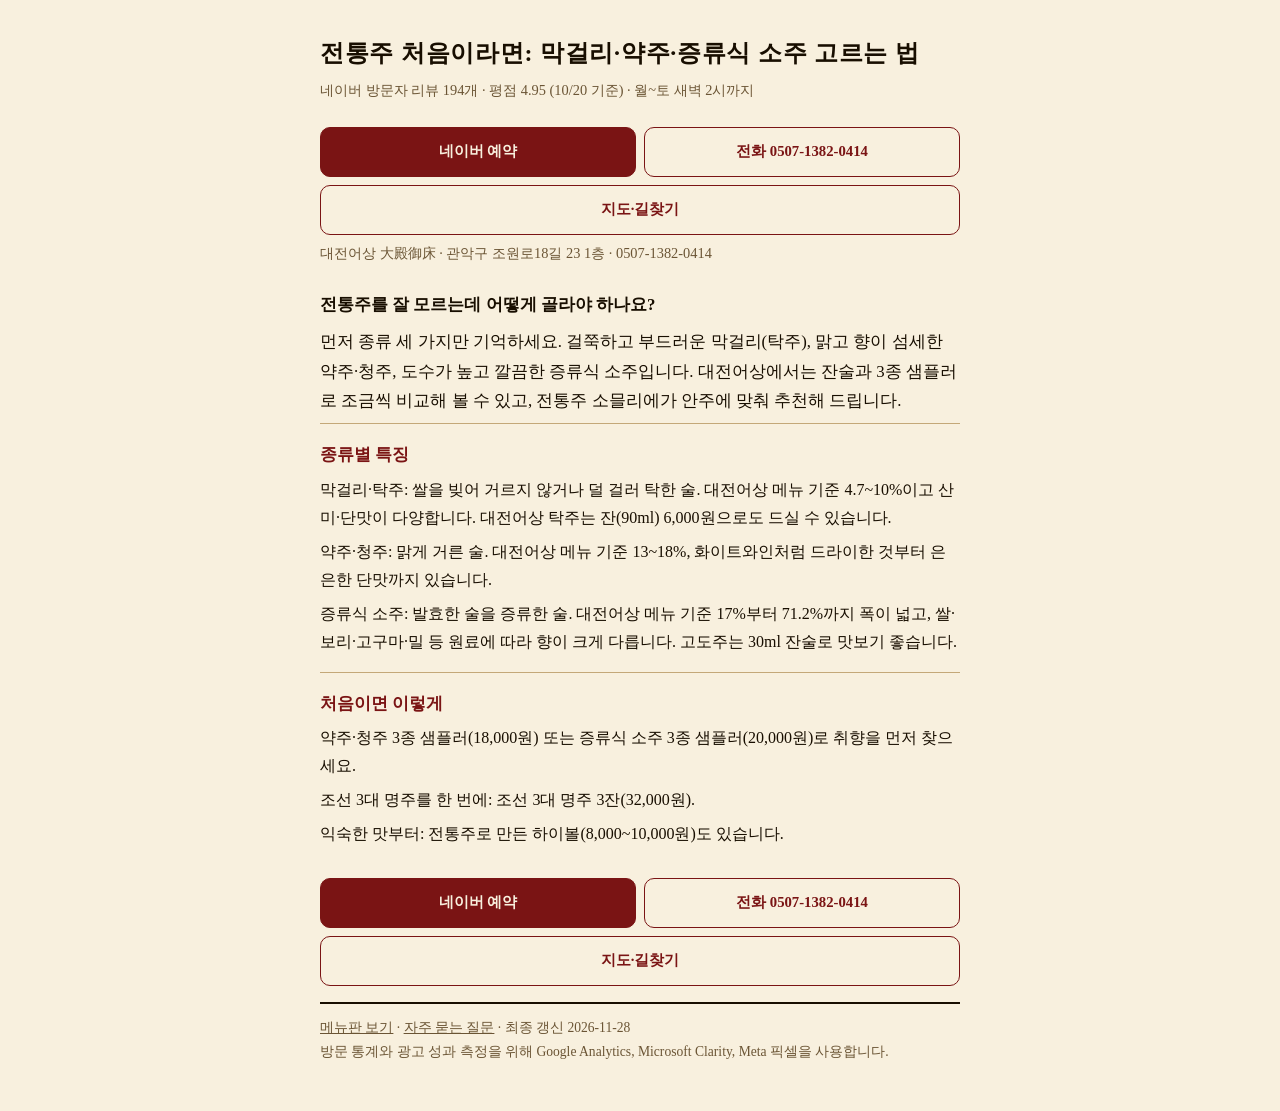
<file: guide/jeontongju-beginner.html>
<!DOCTYPE html>
<html lang="ko">
<head>
<meta charset="UTF-8">
<meta name="viewport" content="width=device-width, initial-scale=1.0">
<!-- Google tag (gtag.js) -->
<script async src="https://www.googletagmanager.com/gtag/js?id=G-5HZ7QFKDK9"></script>
<script>
  window.dataLayer = window.dataLayer || [];
  function gtag(){dataLayer.push(arguments);}
  gtag('js', new Date());
  /* 사장님·직원 기기: 주소에 ?staff=1 로 한 번 열면 이후 방문은 내부 트래픽으로 표시(GA 데이터 필터로 제외) */
  window.uhStaff=false;var uhStaff=false;try{if(/[?&]staff=1/.test(location.search))localStorage.setItem('uh_staff','1');if(/[?&]staff=0/.test(location.search))localStorage.removeItem('uh_staff');uhStaff=window.uhStaff=localStorage.getItem('uh_staff')==='1'||location.hostname!=='daejeon-uhsang.github.io';}catch(e){}
  gtag('config', 'G-5HZ7QFKDK9', uhStaff?{traffic_type:'internal'}:{});
</script>
<!-- Meta Pixel (데이터 세트 '대전어상') — 사장님·직원 기기(?staff=1)와 테스트 주소에서는 불러오지 않음 -->
<script>
if(!window.uhStaff){!function(f,b,e,v,n,t,s){if(f.fbq)return;n=f.fbq=function(){n.callMethod?n.callMethod.apply(n,arguments):n.queue.push(arguments)};if(!f._fbq)f._fbq=n;n.push=n;n.loaded=!0;n.version='2.0';n.queue=[];t=b.createElement(e);t.async=!0;t.src=v;s=b.getElementsByTagName(e)[0];s.parentNode.insertBefore(t,s)}(window,document,'script','https://connect.facebook.net/en_US/fbevents.js');
fbq('init','947247381331447');fbq('track','PageView');}
</script>
<!-- Microsoft Clarity -->
<script>
  (function(c,l,a,r,i,t,y){c[a]=c[a]||function(){(c[a].q=c[a].q||[]).push(arguments)};
  t=l.createElement(r);t.async=1;t.src="https://www.clarity.ms/tag/"+i;
  y=l.getElementsByTagName(r)[0];y.parentNode.insertBefore(t,y);})(window,document,"clarity","script","vw42wutjmo");
</script>
<script>
/* 고객 여정 측정: 페이지 종류·유입 경로 태그, 바깥 링크·전화·검색 이벤트 (GA4 + Clarity 공통) */
(function(){
  var ptype='guide';
  function ev(n,p){try{gtag('event',n,p||{});}catch(e){} try{clarity('event',n);}catch(e){} try{if(window.fbq){var u=(p&&p.link_url)||'';if(n==='naver_click'&&/booking/.test(u))fbq('track','Lead');else if(n==='call_click')fbq('track','Contact');else if(n==='search')fbq('track','Search',{search_string:(p&&p.search_term)||''});}}catch(e){}}
  window.uhEv=ev;
  var ref='';try{ref=document.referrer?new URL(document.referrer).hostname:'';}catch(e){}
  var entry=!ref?'direct_or_qr':(ref===location.hostname?'internal':ref.replace(/^www\./,''));
  try{clarity('set','page_type',ptype);clarity('set','entry',entry);if(window.uhStaff)clarity('set','internal','1');}catch(e){}
  document.addEventListener('click',function(e){
    var a=e.target.closest&&e.target.closest('a[href]');if(!a)return;var h=a.getAttribute('href');
    var k=h.indexOf('tel:')===0?'call_click':/naver\.me|booking\.naver|map\.naver/.test(h)?'naver_click':/instagram\.com/.test(h)?'instagram_click':/pf\.kakao|kakao\.com/.test(h)?'kakao_click':/faq\.html/.test(h)?'faq_click':/guide\//.test(h)?'guide_click':(/^https?:/.test(h)&&h.indexOf(location.hostname)<0)?'outbound_click':'';
    if(k)ev(k,{link_url:h,page_type:ptype});
  },true);
})();
</script>
<title>전통주 처음이라면: 막걸리·약주·증류식 소주 고르는 법</title>
<meta name="description" content="먼저 종류 세 가지만 기억하세요. 걸쭉하고 부드러운 막걸리(탁주), 맑고 향이 섬세한 약주·청주, 도수가 높고 깔끔한 증류식 소주입니다. 대전어상에서는 잔술과 3종 샘플러로 조금씩 비교해 볼 수 있고, 전통주 소믈리에가 안주에 맞춰 추천해 드립니다.">
<link rel="canonical" href="https://daejeon-uhsang.github.io/menu/guide/jeontongju-beginner.html">
<meta property="og:type" content="website">
<meta property="og:title" content="전통주 처음이라면: 막걸리·약주·증류식 소주 고르는 법">
<meta property="og:description" content="먼저 종류 세 가지만 기억하세요. 걸쭉하고 부드러운 막걸리(탁주), 맑고 향이 섬세한 약주·청주, 도수가 높고 깔끔한 증류식 소주입니다. 대전어상에서는 잔술과 3종 샘플러로 조금씩 비교해 볼 수 있고, 전통주 소믈리에가 안주에 맞춰 추천해 드립니다.">
<meta property="og:url" content="https://daejeon-uhsang.github.io/menu/guide/jeontongju-beginner.html">
<meta property="og:locale" content="ko_KR">
<meta property="og:image" content="https://daejeon-uhsang.github.io/menu/art/og.jpg">
<meta property="og:image:width" content="1200">
<meta property="og:image:height" content="630">
<meta name="twitter:card" content="summary_large_image">
<script type="application/ld+json">{"@context":"https://schema.org","@type":"Article","headline":"전통주 처음이라면: 막걸리·약주·증류식 소주 고르는 법","url":"https://daejeon-uhsang.github.io/menu/guide/jeontongju-beginner.html","inLanguage":"ko","dateModified":"2026-11-28","author":{"@type":"Organization","name":"대전어상","url":"https://daejeon-uhsang.github.io/menu/"},"about":{"@type":"Restaurant","name":"대전어상","url":"https://daejeon-uhsang.github.io/menu/","telephone":"+82-507-1382-0414","address":{"@type":"PostalAddress","streetAddress":"조원로18길 23 1층","addressLocality":"관악구","addressRegion":"서울특별시","postalCode":"08767","addressCountry":"KR"}},"mainEntity":{"@type":"Question","name":"전통주를 잘 모르는데 어떻게 골라야 하나요?","acceptedAnswer":{"@type":"Answer","text":"먼저 종류 세 가지만 기억하세요. 걸쭉하고 부드러운 막걸리(탁주), 맑고 향이 섬세한 약주·청주, 도수가 높고 깔끔한 증류식 소주입니다. 대전어상에서는 잔술과 3종 샘플러로 조금씩 비교해 볼 수 있고, 전통주 소믈리에가 안주에 맞춰 추천해 드립니다."}}}</script>
<style>
:root{--ink:#180e00;--paper:#f8f0de;--muted:#6b5535;--div:#c4a878;--crimson:#7a1414}
@media (prefers-color-scheme:dark){:root{--ink:#f1e6cf;--paper:#1c150c;--muted:#bba783;--div:#5a4a30;--crimson:#e08a7a}}
body{margin:0;background:var(--paper);color:var(--ink);font:16px/1.75 'Noto Serif KR','Apple SD Gothic Neo',serif}
main{max-width:40rem;margin:0 auto;padding:32px max(16px,env(safe-area-inset-right)) 48px max(16px,env(safe-area-inset-left))}
h1{font-size:1.5rem;margin:0 0 4px;letter-spacing:.03em;text-wrap:balance}
.sub{color:var(--muted);margin:0 0 24px;font-size:.9rem}
.lead{font-size:1.05rem;margin:0 0 8px}
section{border-top:1px solid var(--div);padding:16px 0}
h2{font-size:1.05rem;margin:0 0 6px;color:var(--crimson)}
p{margin:0} section p+p{margin-top:6px}
footer{border-top:2px solid var(--ink);margin-top:16px;padding-top:12px;font-size:.85rem;color:var(--muted)}
.cta{display:flex;flex-wrap:wrap;gap:8px;margin:14px 0 6px}
.cta a{flex:1 1 30%;min-width:96px;text-align:center;text-decoration:none;padding:11px 8px;border:1px solid var(--crimson);border-radius:10px;color:var(--crimson);font-weight:700;font-size:.92rem}
.cta a.main{background:var(--crimson);color:var(--paper)}
a{color:inherit}
</style>
</head>
<body>
<main>
<h1>전통주 처음이라면: 막걸리·약주·증류식 소주 고르는 법</h1>
<p class="sub">네이버 방문자 리뷰 194개 · 평점 4.95 (10/20 기준) · 월~토 새벽 2시까지</p>
<div class="cta"><a class="main" href="https://m.booking.naver.com/booking/6/bizes/1058283">네이버 예약</a><a href="tel:+82-507-1382-0414">전화 0507-1382-0414</a><a href="https://map.naver.com/p/entry/place/1646646595">지도·길찾기</a></div>
<p class="sub">대전어상 大殿御床 · 관악구 조원로18길 23 1층 · 0507-1382-0414</p>
<p class="lead"><strong>전통주를 잘 모르는데 어떻게 골라야 하나요?</strong></p>
<p class="lead">먼저 종류 세 가지만 기억하세요. 걸쭉하고 부드러운 막걸리(탁주), 맑고 향이 섬세한 약주·청주, 도수가 높고 깔끔한 증류식 소주입니다. 대전어상에서는 잔술과 3종 샘플러로 조금씩 비교해 볼 수 있고, 전통주 소믈리에가 안주에 맞춰 추천해 드립니다.</p>
<section><h2>종류별 특징</h2><p>막걸리·탁주: 쌀을 빚어 거르지 않거나 덜 걸러 탁한 술. 대전어상 메뉴 기준 4.7~10%이고 산미·단맛이 다양합니다. 대전어상 탁주는 잔(90ml) 6,000원으로도 드실 수 있습니다.</p><p>약주·청주: 맑게 거른 술. 대전어상 메뉴 기준 13~18%, 화이트와인처럼 드라이한 것부터 은은한 단맛까지 있습니다.</p><p>증류식 소주: 발효한 술을 증류한 술. 대전어상 메뉴 기준 17%부터 71.2%까지 폭이 넓고, 쌀·보리·고구마·밀 등 원료에 따라 향이 크게 다릅니다. 고도주는 30ml 잔술로 맛보기 좋습니다.</p></section>
<section><h2>처음이면 이렇게</h2><p>약주·청주 3종 샘플러(18,000원) 또는 증류식 소주 3종 샘플러(20,000원)로 취향을 먼저 찾으세요.</p><p>조선 3대 명주를 한 번에: 조선 3대 명주 3잔(32,000원).</p><p>익숙한 맛부터: 전통주로 만든 하이볼(8,000~10,000원)도 있습니다.</p></section>
<div class="cta"><a class="main" href="https://m.booking.naver.com/booking/6/bizes/1058283">네이버 예약</a><a href="tel:+82-507-1382-0414">전화 0507-1382-0414</a><a href="https://map.naver.com/p/entry/place/1646646595">지도·길찾기</a></div>
<footer><a href="../">메뉴판 보기</a> · <a href="../faq.html">자주 묻는 질문</a> · 최종 갱신 2026-11-28<br>방문 통계와 광고 성과 측정을 위해 Google Analytics, Microsoft Clarity, Meta 픽셀을 사용합니다.</footer>
</main>
</body>
</html>
</file>
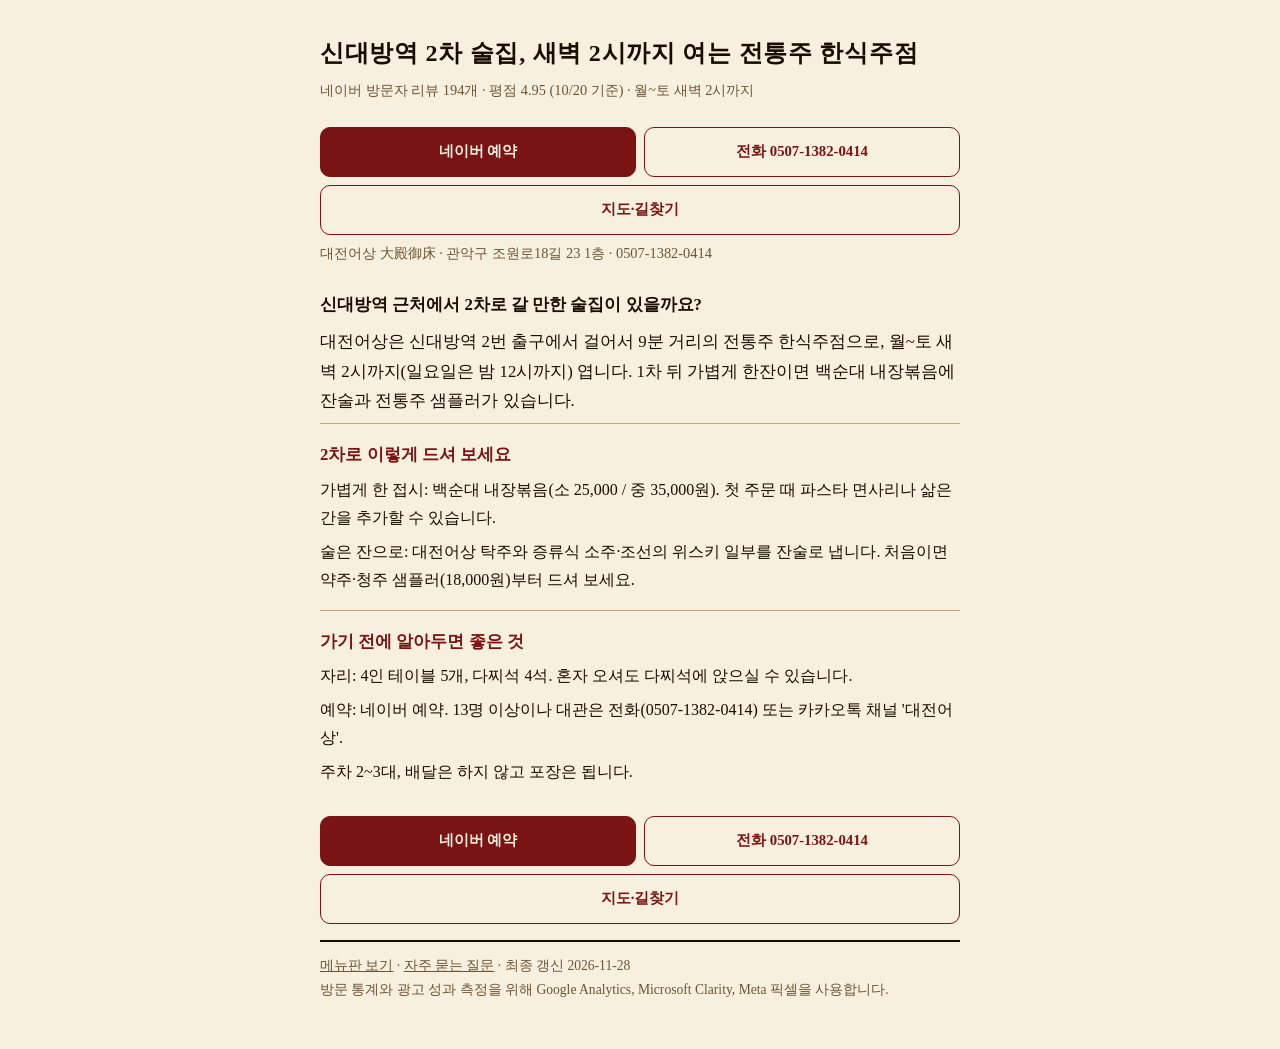
<file: guide/sindaebang-2cha.html>
<!DOCTYPE html>
<html lang="ko">
<head>
<meta charset="UTF-8">
<meta name="viewport" content="width=device-width, initial-scale=1.0">
<!-- Google tag (gtag.js) -->
<script async src="https://www.googletagmanager.com/gtag/js?id=G-5HZ7QFKDK9"></script>
<script>
  window.dataLayer = window.dataLayer || [];
  function gtag(){dataLayer.push(arguments);}
  gtag('js', new Date());
  /* 사장님·직원 기기: 주소에 ?staff=1 로 한 번 열면 이후 방문은 내부 트래픽으로 표시(GA 데이터 필터로 제외) */
  window.uhStaff=false;var uhStaff=false;try{if(/[?&]staff=1/.test(location.search))localStorage.setItem('uh_staff','1');if(/[?&]staff=0/.test(location.search))localStorage.removeItem('uh_staff');uhStaff=window.uhStaff=localStorage.getItem('uh_staff')==='1'||location.hostname!=='daejeon-uhsang.github.io';}catch(e){}
  gtag('config', 'G-5HZ7QFKDK9', uhStaff?{traffic_type:'internal'}:{});
</script>
<!-- Meta Pixel (데이터 세트 '대전어상') — 사장님·직원 기기(?staff=1)와 테스트 주소에서는 불러오지 않음 -->
<script>
if(!window.uhStaff){!function(f,b,e,v,n,t,s){if(f.fbq)return;n=f.fbq=function(){n.callMethod?n.callMethod.apply(n,arguments):n.queue.push(arguments)};if(!f._fbq)f._fbq=n;n.push=n;n.loaded=!0;n.version='2.0';n.queue=[];t=b.createElement(e);t.async=!0;t.src=v;s=b.getElementsByTagName(e)[0];s.parentNode.insertBefore(t,s)}(window,document,'script','https://connect.facebook.net/en_US/fbevents.js');
fbq('init','947247381331447');fbq('track','PageView');}
</script>
<!-- Microsoft Clarity -->
<script>
  (function(c,l,a,r,i,t,y){c[a]=c[a]||function(){(c[a].q=c[a].q||[]).push(arguments)};
  t=l.createElement(r);t.async=1;t.src="https://www.clarity.ms/tag/"+i;
  y=l.getElementsByTagName(r)[0];y.parentNode.insertBefore(t,y);})(window,document,"clarity","script","vw42wutjmo");
</script>
<script>
/* 고객 여정 측정: 페이지 종류·유입 경로 태그, 바깥 링크·전화·검색 이벤트 (GA4 + Clarity 공통) */
(function(){
  var ptype='guide';
  function ev(n,p){try{gtag('event',n,p||{});}catch(e){} try{clarity('event',n);}catch(e){} try{if(window.fbq){var u=(p&&p.link_url)||'';if(n==='naver_click'&&/booking/.test(u))fbq('track','Lead');else if(n==='call_click')fbq('track','Contact');else if(n==='search')fbq('track','Search',{search_string:(p&&p.search_term)||''});}}catch(e){}}
  window.uhEv=ev;
  var ref='';try{ref=document.referrer?new URL(document.referrer).hostname:'';}catch(e){}
  var entry=!ref?'direct_or_qr':(ref===location.hostname?'internal':ref.replace(/^www\./,''));
  try{clarity('set','page_type',ptype);clarity('set','entry',entry);if(window.uhStaff)clarity('set','internal','1');}catch(e){}
  document.addEventListener('click',function(e){
    var a=e.target.closest&&e.target.closest('a[href]');if(!a)return;var h=a.getAttribute('href');
    var k=h.indexOf('tel:')===0?'call_click':/naver\.me|booking\.naver|map\.naver/.test(h)?'naver_click':/instagram\.com/.test(h)?'instagram_click':/pf\.kakao|kakao\.com/.test(h)?'kakao_click':/faq\.html/.test(h)?'faq_click':/guide\//.test(h)?'guide_click':(/^https?:/.test(h)&&h.indexOf(location.hostname)<0)?'outbound_click':'';
    if(k)ev(k,{link_url:h,page_type:ptype});
  },true);
})();
</script>
<title>신대방역 2차 술집, 새벽 2시까지 여는 전통주 한식주점</title>
<meta name="description" content="대전어상은 신대방역 2번 출구에서 걸어서 9분 거리의 전통주 한식주점으로, 월~토 새벽 2시까지(일요일은 밤 12시까지) 엽니다. 1차 뒤 가볍게 한잔이면 백순대 내장볶음에 잔술과 전통주 샘플러가 있습니다.">
<link rel="canonical" href="https://daejeon-uhsang.github.io/menu/guide/sindaebang-2cha.html">
<meta property="og:type" content="website">
<meta property="og:title" content="신대방역 2차 술집, 새벽 2시까지 여는 전통주 한식주점">
<meta property="og:description" content="대전어상은 신대방역 2번 출구에서 걸어서 9분 거리의 전통주 한식주점으로, 월~토 새벽 2시까지(일요일은 밤 12시까지) 엽니다. 1차 뒤 가볍게 한잔이면 백순대 내장볶음에 잔술과 전통주 샘플러가 있습니다.">
<meta property="og:url" content="https://daejeon-uhsang.github.io/menu/guide/sindaebang-2cha.html">
<meta property="og:locale" content="ko_KR">
<meta property="og:image" content="https://daejeon-uhsang.github.io/menu/art/og.jpg">
<meta property="og:image:width" content="1200">
<meta property="og:image:height" content="630">
<meta name="twitter:card" content="summary_large_image">
<script type="application/ld+json">{"@context":"https://schema.org","@type":"Article","headline":"신대방역 2차 술집, 새벽 2시까지 여는 전통주 한식주점","url":"https://daejeon-uhsang.github.io/menu/guide/sindaebang-2cha.html","inLanguage":"ko","dateModified":"2026-11-28","author":{"@type":"Organization","name":"대전어상","url":"https://daejeon-uhsang.github.io/menu/"},"about":{"@type":"Restaurant","name":"대전어상","url":"https://daejeon-uhsang.github.io/menu/","telephone":"+82-507-1382-0414","address":{"@type":"PostalAddress","streetAddress":"조원로18길 23 1층","addressLocality":"관악구","addressRegion":"서울특별시","postalCode":"08767","addressCountry":"KR"}},"mainEntity":{"@type":"Question","name":"신대방역 근처에서 2차로 갈 만한 술집이 있을까요?","acceptedAnswer":{"@type":"Answer","text":"대전어상은 신대방역 2번 출구에서 걸어서 9분 거리의 전통주 한식주점으로, 월~토 새벽 2시까지(일요일은 밤 12시까지) 엽니다. 1차 뒤 가볍게 한잔이면 백순대 내장볶음에 잔술과 전통주 샘플러가 있습니다."}}}</script>
<style>
:root{--ink:#180e00;--paper:#f8f0de;--muted:#6b5535;--div:#c4a878;--crimson:#7a1414}
@media (prefers-color-scheme:dark){:root{--ink:#f1e6cf;--paper:#1c150c;--muted:#bba783;--div:#5a4a30;--crimson:#e08a7a}}
body{margin:0;background:var(--paper);color:var(--ink);font:16px/1.75 'Noto Serif KR','Apple SD Gothic Neo',serif}
main{max-width:40rem;margin:0 auto;padding:32px max(16px,env(safe-area-inset-right)) 48px max(16px,env(safe-area-inset-left))}
h1{font-size:1.5rem;margin:0 0 4px;letter-spacing:.03em;text-wrap:balance}
.sub{color:var(--muted);margin:0 0 24px;font-size:.9rem}
.lead{font-size:1.05rem;margin:0 0 8px}
section{border-top:1px solid var(--div);padding:16px 0}
h2{font-size:1.05rem;margin:0 0 6px;color:var(--crimson)}
p{margin:0} section p+p{margin-top:6px}
footer{border-top:2px solid var(--ink);margin-top:16px;padding-top:12px;font-size:.85rem;color:var(--muted)}
.cta{display:flex;flex-wrap:wrap;gap:8px;margin:14px 0 6px}
.cta a{flex:1 1 30%;min-width:96px;text-align:center;text-decoration:none;padding:11px 8px;border:1px solid var(--crimson);border-radius:10px;color:var(--crimson);font-weight:700;font-size:.92rem}
.cta a.main{background:var(--crimson);color:var(--paper)}
a{color:inherit}
</style>
</head>
<body>
<main>
<h1>신대방역 2차 술집, 새벽 2시까지 여는 전통주 한식주점</h1>
<p class="sub">네이버 방문자 리뷰 194개 · 평점 4.95 (10/20 기준) · 월~토 새벽 2시까지</p>
<div class="cta"><a class="main" href="https://m.booking.naver.com/booking/6/bizes/1058283">네이버 예약</a><a href="tel:+82-507-1382-0414">전화 0507-1382-0414</a><a href="https://map.naver.com/p/entry/place/1646646595">지도·길찾기</a></div>
<p class="sub">대전어상 大殿御床 · 관악구 조원로18길 23 1층 · 0507-1382-0414</p>
<p class="lead"><strong>신대방역 근처에서 2차로 갈 만한 술집이 있을까요?</strong></p>
<p class="lead">대전어상은 신대방역 2번 출구에서 걸어서 9분 거리의 전통주 한식주점으로, 월~토 새벽 2시까지(일요일은 밤 12시까지) 엽니다. 1차 뒤 가볍게 한잔이면 백순대 내장볶음에 잔술과 전통주 샘플러가 있습니다.</p>
<section><h2>2차로 이렇게 드셔 보세요</h2><p>가볍게 한 접시: 백순대 내장볶음(소 25,000 / 중 35,000원). 첫 주문 때 파스타 면사리나 삶은 간을 추가할 수 있습니다.</p><p>술은 잔으로: 대전어상 탁주와 증류식 소주·조선의 위스키 일부를 잔술로 냅니다. 처음이면 약주·청주 샘플러(18,000원)부터 드셔 보세요.</p></section>
<section><h2>가기 전에 알아두면 좋은 것</h2><p>자리: 4인 테이블 5개, 다찌석 4석. 혼자 오셔도 다찌석에 앉으실 수 있습니다.</p><p>예약: 네이버 예약. 13명 이상이나 대관은 전화(0507-1382-0414) 또는 카카오톡 채널 &#x27;대전어상&#x27;.</p><p>주차 2~3대, 배달은 하지 않고 포장은 됩니다.</p></section>
<div class="cta"><a class="main" href="https://m.booking.naver.com/booking/6/bizes/1058283">네이버 예약</a><a href="tel:+82-507-1382-0414">전화 0507-1382-0414</a><a href="https://map.naver.com/p/entry/place/1646646595">지도·길찾기</a></div>
<footer><a href="../">메뉴판 보기</a> · <a href="../faq.html">자주 묻는 질문</a> · 최종 갱신 2026-11-28<br>방문 통계와 광고 성과 측정을 위해 Google Analytics, Microsoft Clarity, Meta 픽셀을 사용합니다.</footer>
</main>
</body>
</html>
</file>
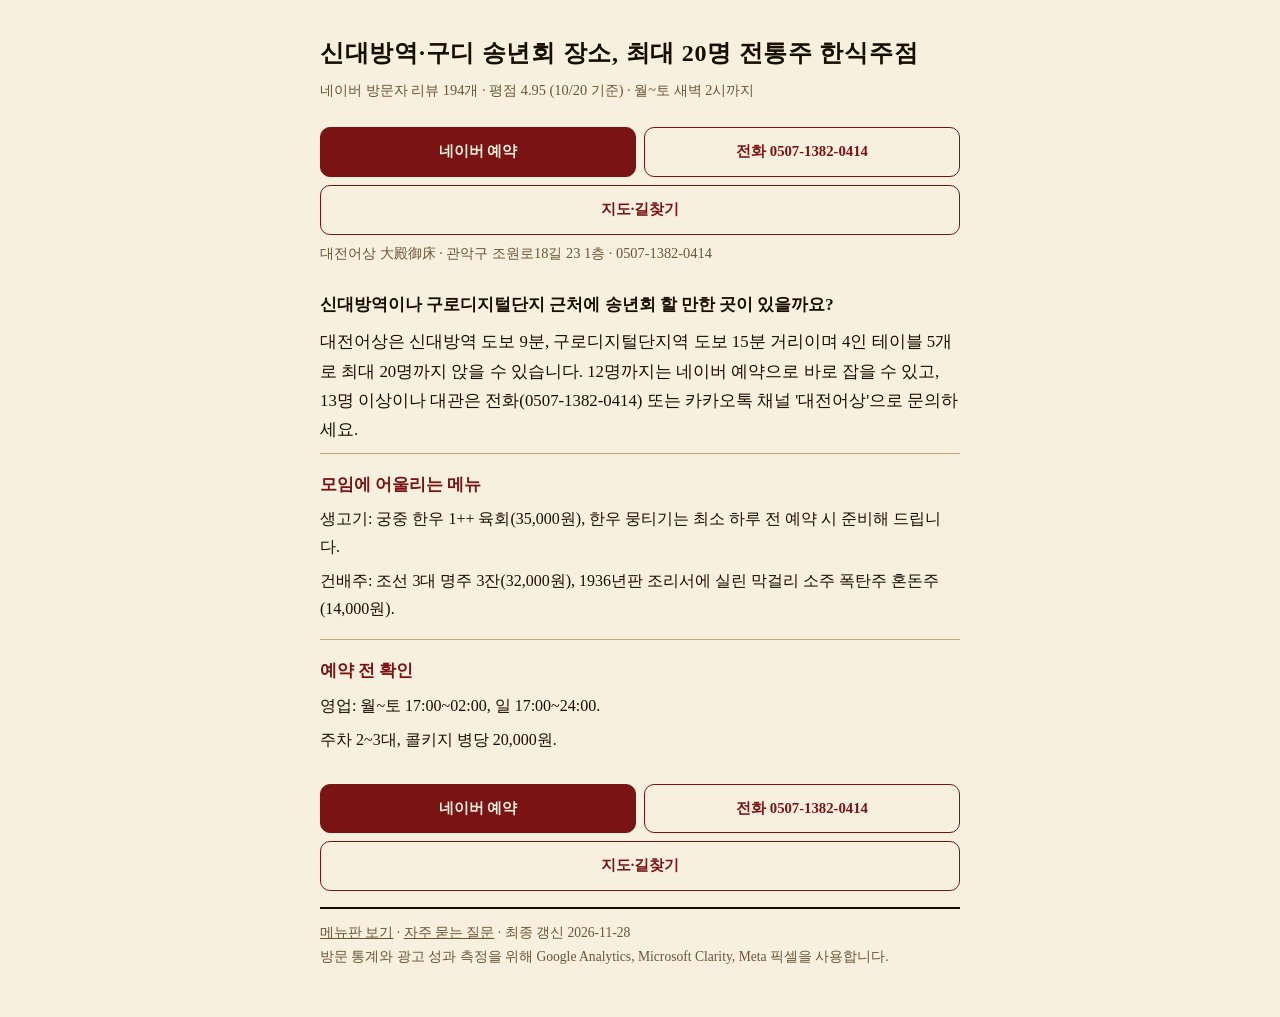
<file: guide/year-end-party.html>
<!DOCTYPE html>
<html lang="ko">
<head>
<meta charset="UTF-8">
<meta name="viewport" content="width=device-width, initial-scale=1.0">
<!-- Google tag (gtag.js) -->
<script async src="https://www.googletagmanager.com/gtag/js?id=G-5HZ7QFKDK9"></script>
<script>
  window.dataLayer = window.dataLayer || [];
  function gtag(){dataLayer.push(arguments);}
  gtag('js', new Date());
  /* 사장님·직원 기기: 주소에 ?staff=1 로 한 번 열면 이후 방문은 내부 트래픽으로 표시(GA 데이터 필터로 제외) */
  window.uhStaff=false;var uhStaff=false;try{if(/[?&]staff=1/.test(location.search))localStorage.setItem('uh_staff','1');if(/[?&]staff=0/.test(location.search))localStorage.removeItem('uh_staff');uhStaff=window.uhStaff=localStorage.getItem('uh_staff')==='1'||location.hostname!=='daejeon-uhsang.github.io';}catch(e){}
  gtag('config', 'G-5HZ7QFKDK9', uhStaff?{traffic_type:'internal'}:{});
</script>
<!-- Meta Pixel (데이터 세트 '대전어상') — 사장님·직원 기기(?staff=1)와 테스트 주소에서는 불러오지 않음 -->
<script>
if(!window.uhStaff){!function(f,b,e,v,n,t,s){if(f.fbq)return;n=f.fbq=function(){n.callMethod?n.callMethod.apply(n,arguments):n.queue.push(arguments)};if(!f._fbq)f._fbq=n;n.push=n;n.loaded=!0;n.version='2.0';n.queue=[];t=b.createElement(e);t.async=!0;t.src=v;s=b.getElementsByTagName(e)[0];s.parentNode.insertBefore(t,s)}(window,document,'script','https://connect.facebook.net/en_US/fbevents.js');
fbq('init','947247381331447');fbq('track','PageView');}
</script>
<!-- Microsoft Clarity -->
<script>
  (function(c,l,a,r,i,t,y){c[a]=c[a]||function(){(c[a].q=c[a].q||[]).push(arguments)};
  t=l.createElement(r);t.async=1;t.src="https://www.clarity.ms/tag/"+i;
  y=l.getElementsByTagName(r)[0];y.parentNode.insertBefore(t,y);})(window,document,"clarity","script","vw42wutjmo");
</script>
<script>
/* 고객 여정 측정: 페이지 종류·유입 경로 태그, 바깥 링크·전화·검색 이벤트 (GA4 + Clarity 공통) */
(function(){
  var ptype='guide';
  function ev(n,p){try{gtag('event',n,p||{});}catch(e){} try{clarity('event',n);}catch(e){} try{if(window.fbq){var u=(p&&p.link_url)||'';if(n==='naver_click'&&/booking/.test(u))fbq('track','Lead');else if(n==='call_click')fbq('track','Contact');else if(n==='search')fbq('track','Search',{search_string:(p&&p.search_term)||''});}}catch(e){}}
  window.uhEv=ev;
  var ref='';try{ref=document.referrer?new URL(document.referrer).hostname:'';}catch(e){}
  var entry=!ref?'direct_or_qr':(ref===location.hostname?'internal':ref.replace(/^www\./,''));
  try{clarity('set','page_type',ptype);clarity('set','entry',entry);if(window.uhStaff)clarity('set','internal','1');}catch(e){}
  document.addEventListener('click',function(e){
    var a=e.target.closest&&e.target.closest('a[href]');if(!a)return;var h=a.getAttribute('href');
    var k=h.indexOf('tel:')===0?'call_click':/naver\.me|booking\.naver|map\.naver/.test(h)?'naver_click':/instagram\.com/.test(h)?'instagram_click':/pf\.kakao|kakao\.com/.test(h)?'kakao_click':/faq\.html/.test(h)?'faq_click':/guide\//.test(h)?'guide_click':(/^https?:/.test(h)&&h.indexOf(location.hostname)<0)?'outbound_click':'';
    if(k)ev(k,{link_url:h,page_type:ptype});
  },true);
})();
</script>
<title>신대방역·구디 송년회 장소, 최대 20명 전통주 한식주점</title>
<meta name="description" content="대전어상은 신대방역 도보 9분, 구로디지털단지역 도보 15분 거리이며 4인 테이블 5개로 최대 20명까지 앉을 수 있습니다.">
<link rel="canonical" href="https://daejeon-uhsang.github.io/menu/guide/year-end-party.html">
<meta property="og:type" content="website">
<meta property="og:title" content="신대방역·구디 송년회 장소, 최대 20명 전통주 한식주점">
<meta property="og:description" content="대전어상은 신대방역 도보 9분, 구로디지털단지역 도보 15분 거리이며 4인 테이블 5개로 최대 20명까지 앉을 수 있습니다.">
<meta property="og:url" content="https://daejeon-uhsang.github.io/menu/guide/year-end-party.html">
<meta property="og:locale" content="ko_KR">
<meta property="og:image" content="https://daejeon-uhsang.github.io/menu/art/og.jpg">
<meta property="og:image:width" content="1200">
<meta property="og:image:height" content="630">
<meta name="twitter:card" content="summary_large_image">
<script type="application/ld+json">{"@context":"https://schema.org","@type":"Article","headline":"신대방역·구디 송년회 장소, 최대 20명 전통주 한식주점","url":"https://daejeon-uhsang.github.io/menu/guide/year-end-party.html","inLanguage":"ko","dateModified":"2026-11-28","author":{"@type":"Organization","name":"대전어상","url":"https://daejeon-uhsang.github.io/menu/"},"about":{"@type":"Restaurant","name":"대전어상","url":"https://daejeon-uhsang.github.io/menu/","telephone":"+82-507-1382-0414","address":{"@type":"PostalAddress","streetAddress":"조원로18길 23 1층","addressLocality":"관악구","addressRegion":"서울특별시","postalCode":"08767","addressCountry":"KR"}},"mainEntity":{"@type":"Question","name":"신대방역이나 구로디지털단지 근처에 송년회 할 만한 곳이 있을까요?","acceptedAnswer":{"@type":"Answer","text":"대전어상은 신대방역 도보 9분, 구로디지털단지역 도보 15분 거리이며 4인 테이블 5개로 최대 20명까지 앉을 수 있습니다. 12명까지는 네이버 예약으로 바로 잡을 수 있고, 13명 이상이나 대관은 전화(0507-1382-0414) 또는 카카오톡 채널 '대전어상'으로 문의하세요."}}}</script>
<style>
:root{--ink:#180e00;--paper:#f8f0de;--muted:#6b5535;--div:#c4a878;--crimson:#7a1414}
@media (prefers-color-scheme:dark){:root{--ink:#f1e6cf;--paper:#1c150c;--muted:#bba783;--div:#5a4a30;--crimson:#e08a7a}}
body{margin:0;background:var(--paper);color:var(--ink);font:16px/1.75 'Noto Serif KR','Apple SD Gothic Neo',serif}
main{max-width:40rem;margin:0 auto;padding:32px max(16px,env(safe-area-inset-right)) 48px max(16px,env(safe-area-inset-left))}
h1{font-size:1.5rem;margin:0 0 4px;letter-spacing:.03em;text-wrap:balance}
.sub{color:var(--muted);margin:0 0 24px;font-size:.9rem}
.lead{font-size:1.05rem;margin:0 0 8px}
section{border-top:1px solid var(--div);padding:16px 0}
h2{font-size:1.05rem;margin:0 0 6px;color:var(--crimson)}
p{margin:0} section p+p{margin-top:6px}
footer{border-top:2px solid var(--ink);margin-top:16px;padding-top:12px;font-size:.85rem;color:var(--muted)}
.cta{display:flex;flex-wrap:wrap;gap:8px;margin:14px 0 6px}
.cta a{flex:1 1 30%;min-width:96px;text-align:center;text-decoration:none;padding:11px 8px;border:1px solid var(--crimson);border-radius:10px;color:var(--crimson);font-weight:700;font-size:.92rem}
.cta a.main{background:var(--crimson);color:var(--paper)}
a{color:inherit}
</style>
</head>
<body>
<main>
<h1>신대방역·구디 송년회 장소, 최대 20명 전통주 한식주점</h1>
<p class="sub">네이버 방문자 리뷰 194개 · 평점 4.95 (10/20 기준) · 월~토 새벽 2시까지</p>
<div class="cta"><a class="main" href="https://m.booking.naver.com/booking/6/bizes/1058283">네이버 예약</a><a href="tel:+82-507-1382-0414">전화 0507-1382-0414</a><a href="https://map.naver.com/p/entry/place/1646646595">지도·길찾기</a></div>
<p class="sub">대전어상 大殿御床 · 관악구 조원로18길 23 1층 · 0507-1382-0414</p>
<p class="lead"><strong>신대방역이나 구로디지털단지 근처에 송년회 할 만한 곳이 있을까요?</strong></p>
<p class="lead">대전어상은 신대방역 도보 9분, 구로디지털단지역 도보 15분 거리이며 4인 테이블 5개로 최대 20명까지 앉을 수 있습니다. 12명까지는 네이버 예약으로 바로 잡을 수 있고, 13명 이상이나 대관은 전화(0507-1382-0414) 또는 카카오톡 채널 &#x27;대전어상&#x27;으로 문의하세요.</p>
<section><h2>모임에 어울리는 메뉴</h2><p>생고기: 궁중 한우 1++ 육회(35,000원), 한우 뭉티기는 최소 하루 전 예약 시 준비해 드립니다.</p><p>건배주: 조선 3대 명주 3잔(32,000원), 1936년판 조리서에 실린 막걸리 소주 폭탄주 혼돈주(14,000원).</p></section>
<section><h2>예약 전 확인</h2><p>영업: 월~토 17:00~02:00, 일 17:00~24:00.</p><p>주차 2~3대, 콜키지 병당 20,000원.</p></section>
<div class="cta"><a class="main" href="https://m.booking.naver.com/booking/6/bizes/1058283">네이버 예약</a><a href="tel:+82-507-1382-0414">전화 0507-1382-0414</a><a href="https://map.naver.com/p/entry/place/1646646595">지도·길찾기</a></div>
<footer><a href="../">메뉴판 보기</a> · <a href="../faq.html">자주 묻는 질문</a> · 최종 갱신 2026-11-28<br>방문 통계와 광고 성과 측정을 위해 Google Analytics, Microsoft Clarity, Meta 픽셀을 사용합니다.</footer>
</main>
</body>
</html>
</file>
